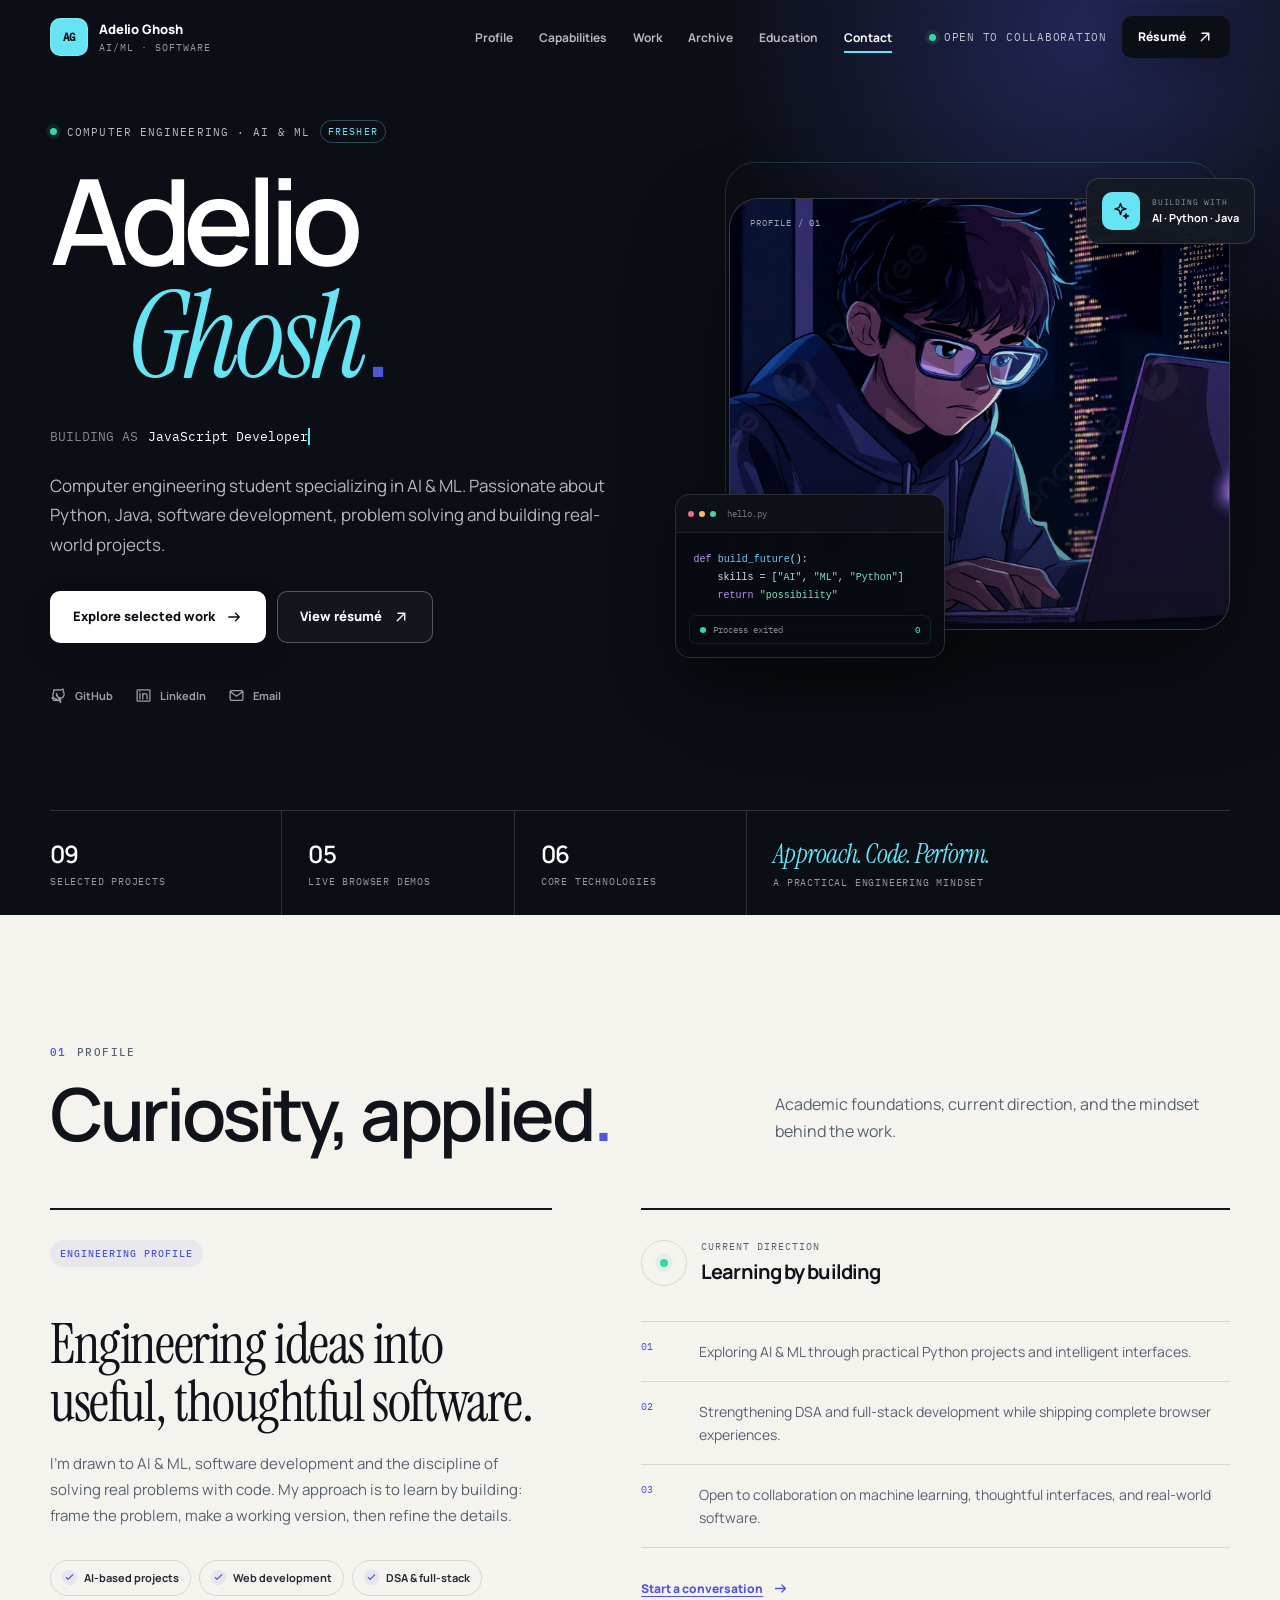
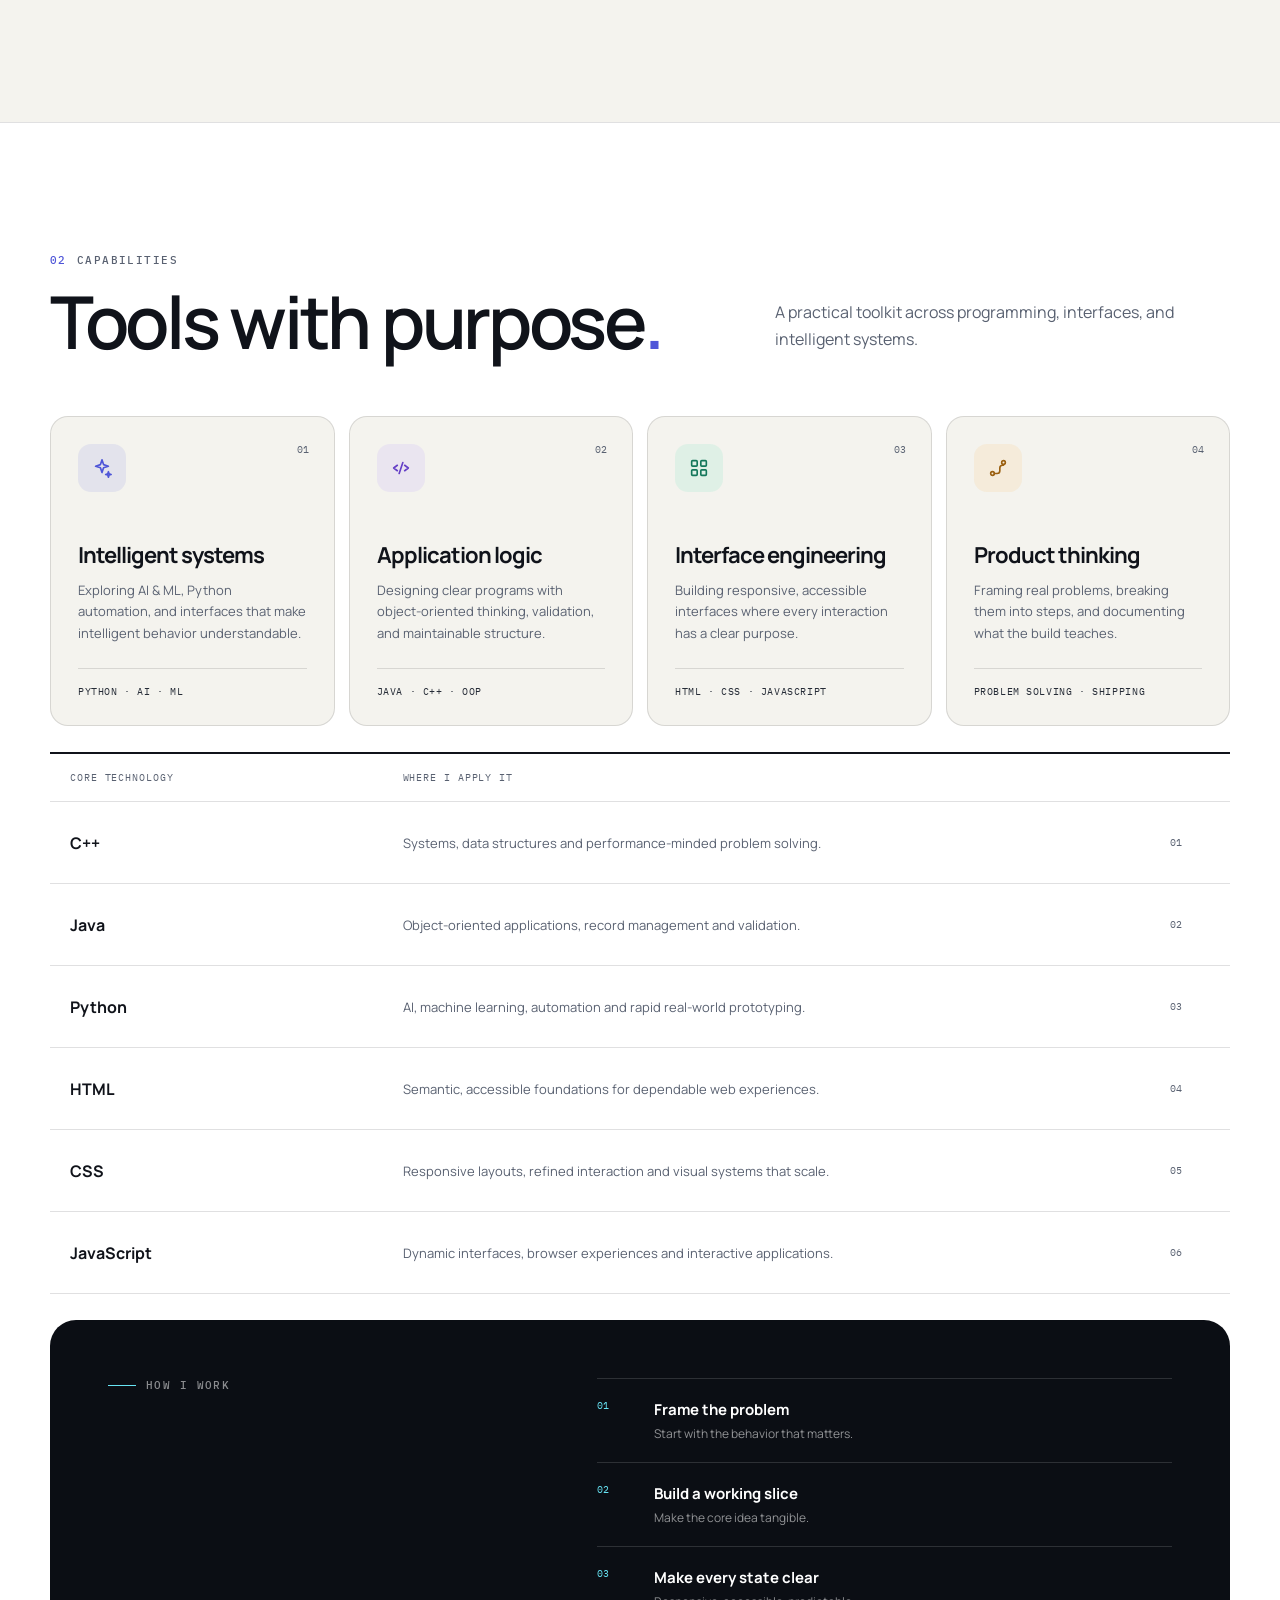
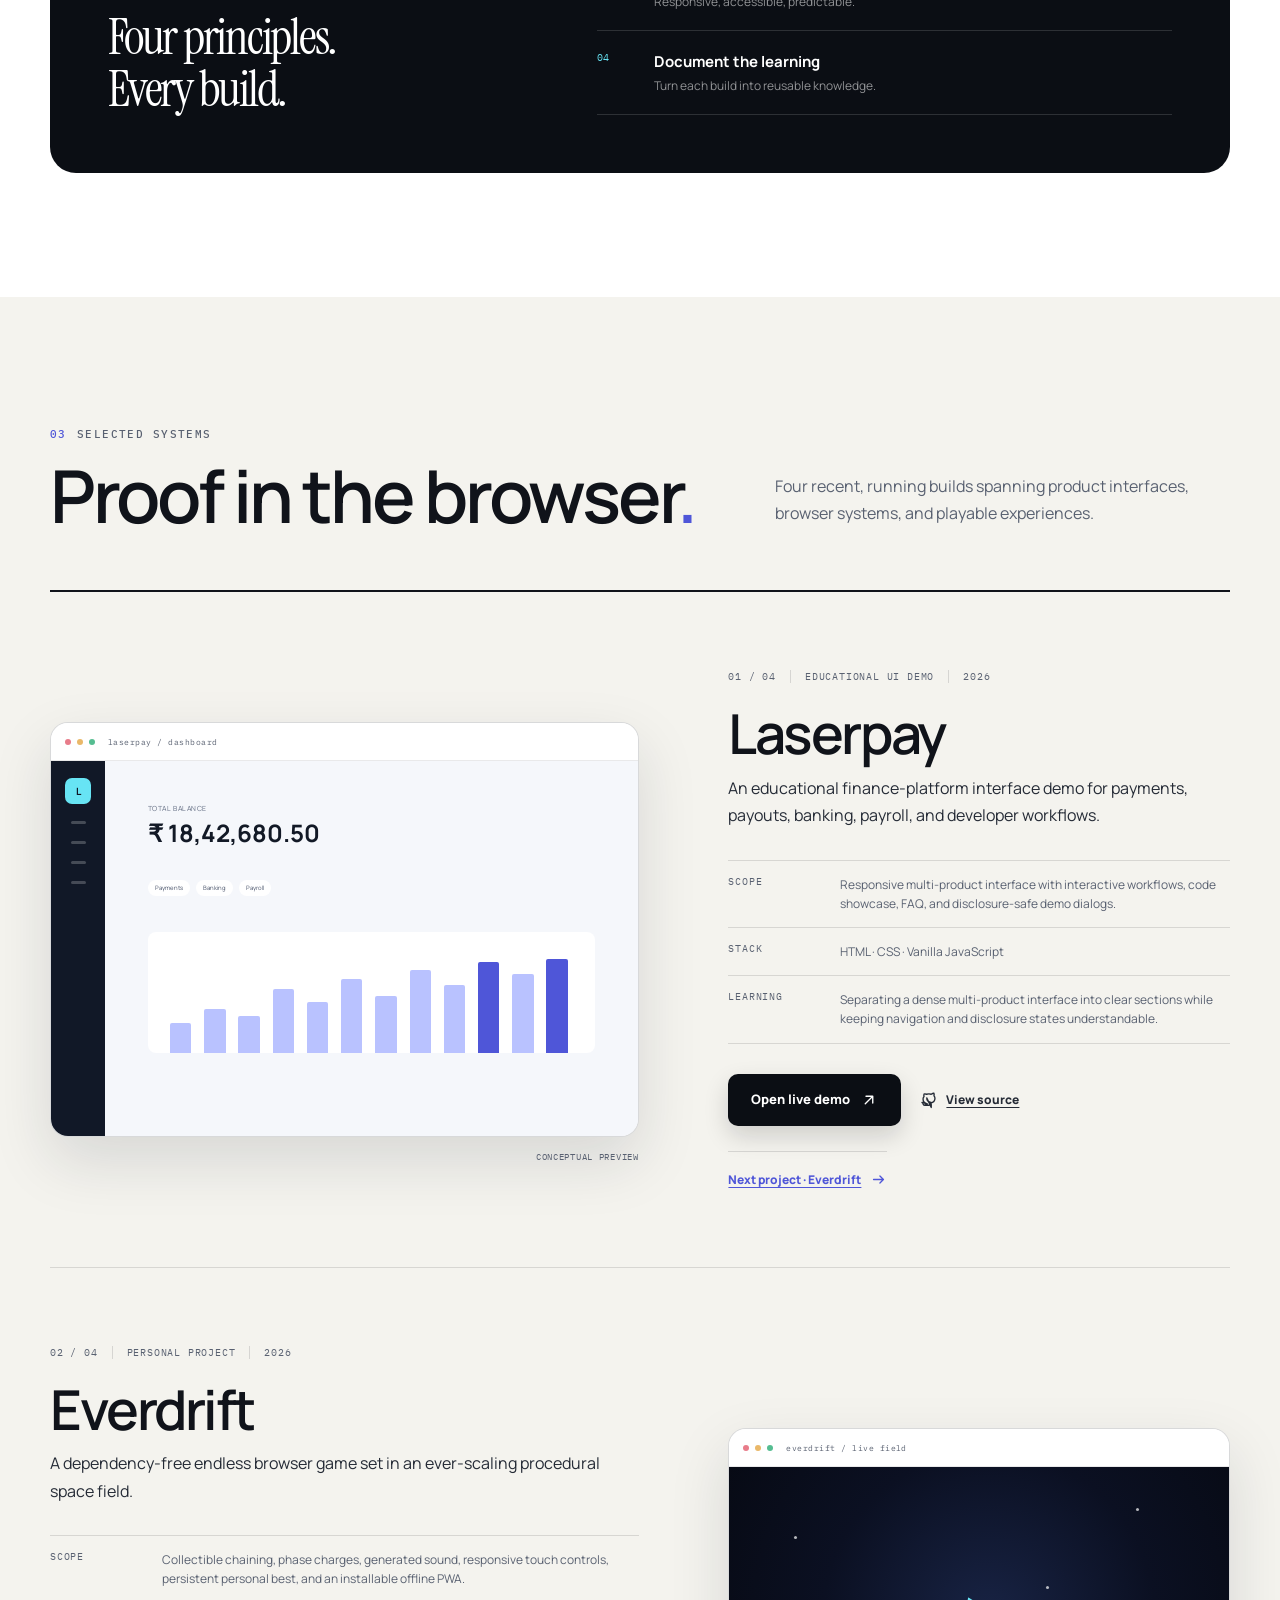
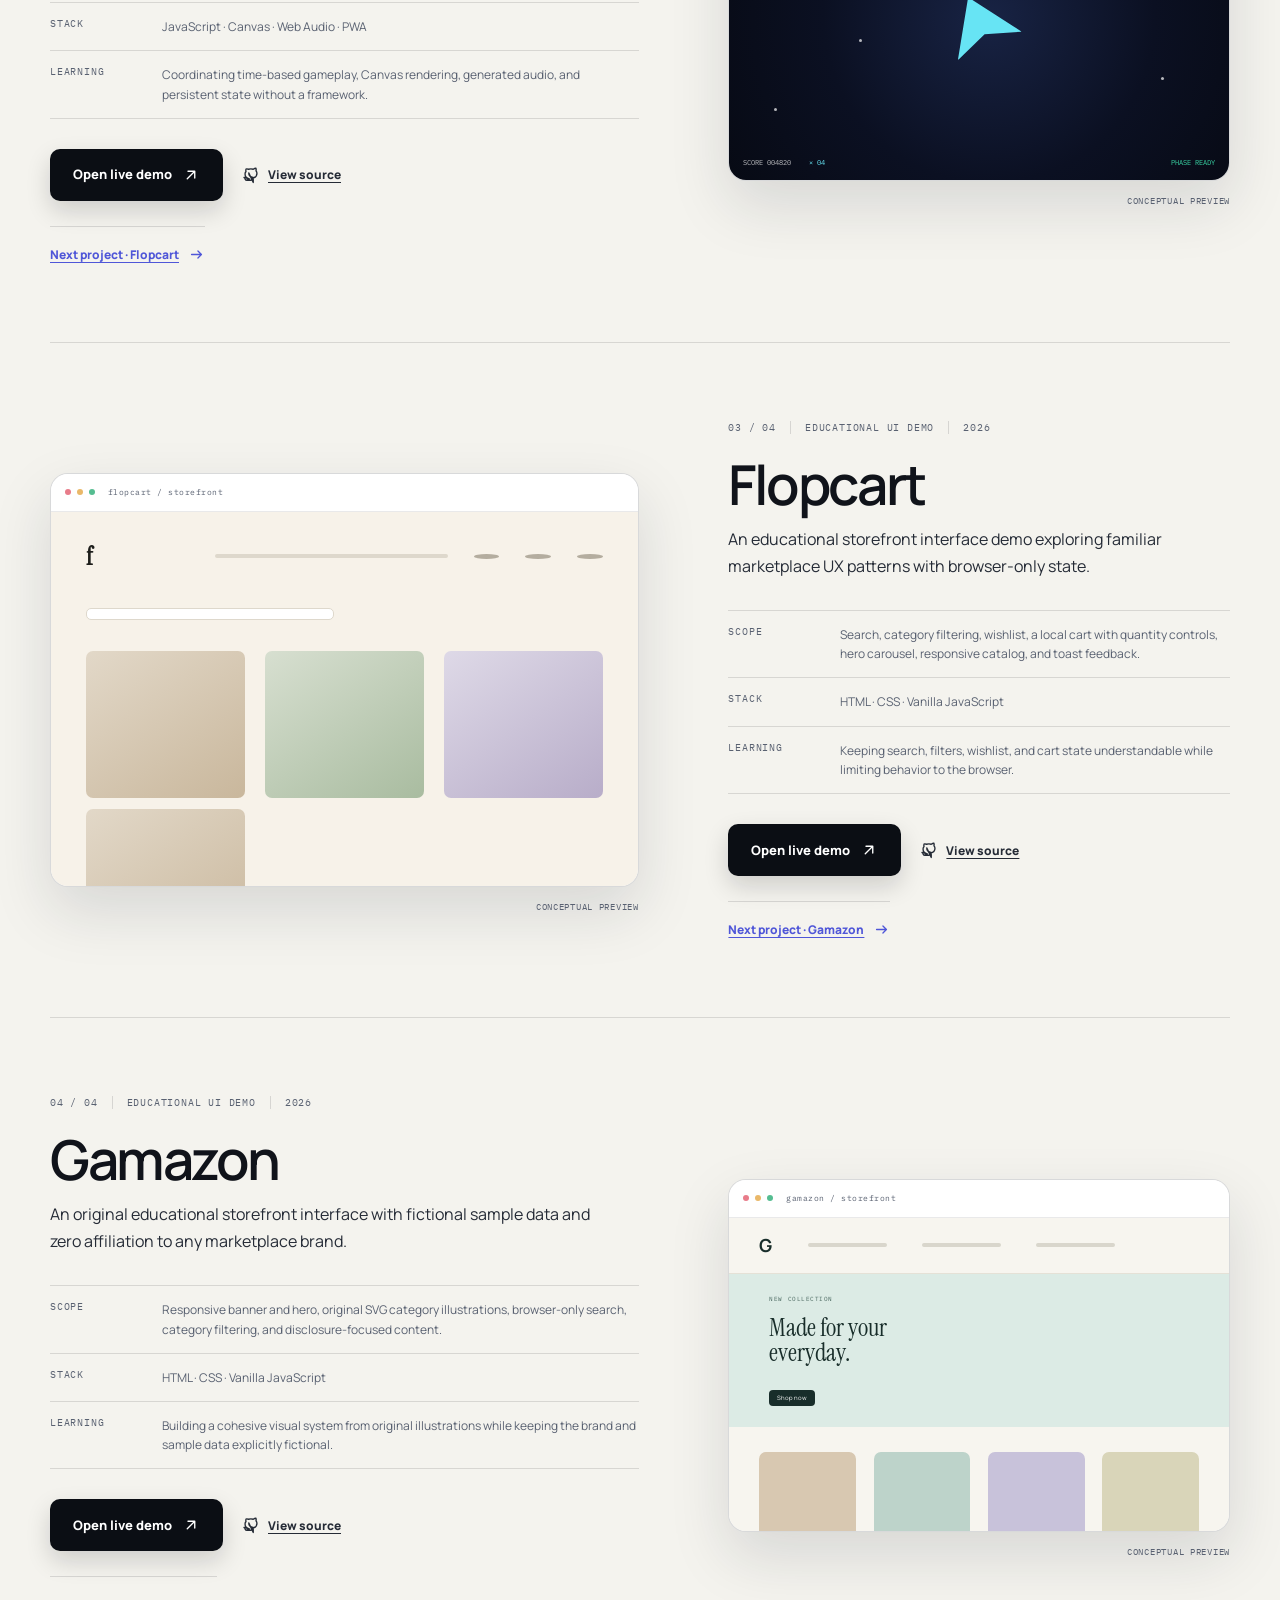
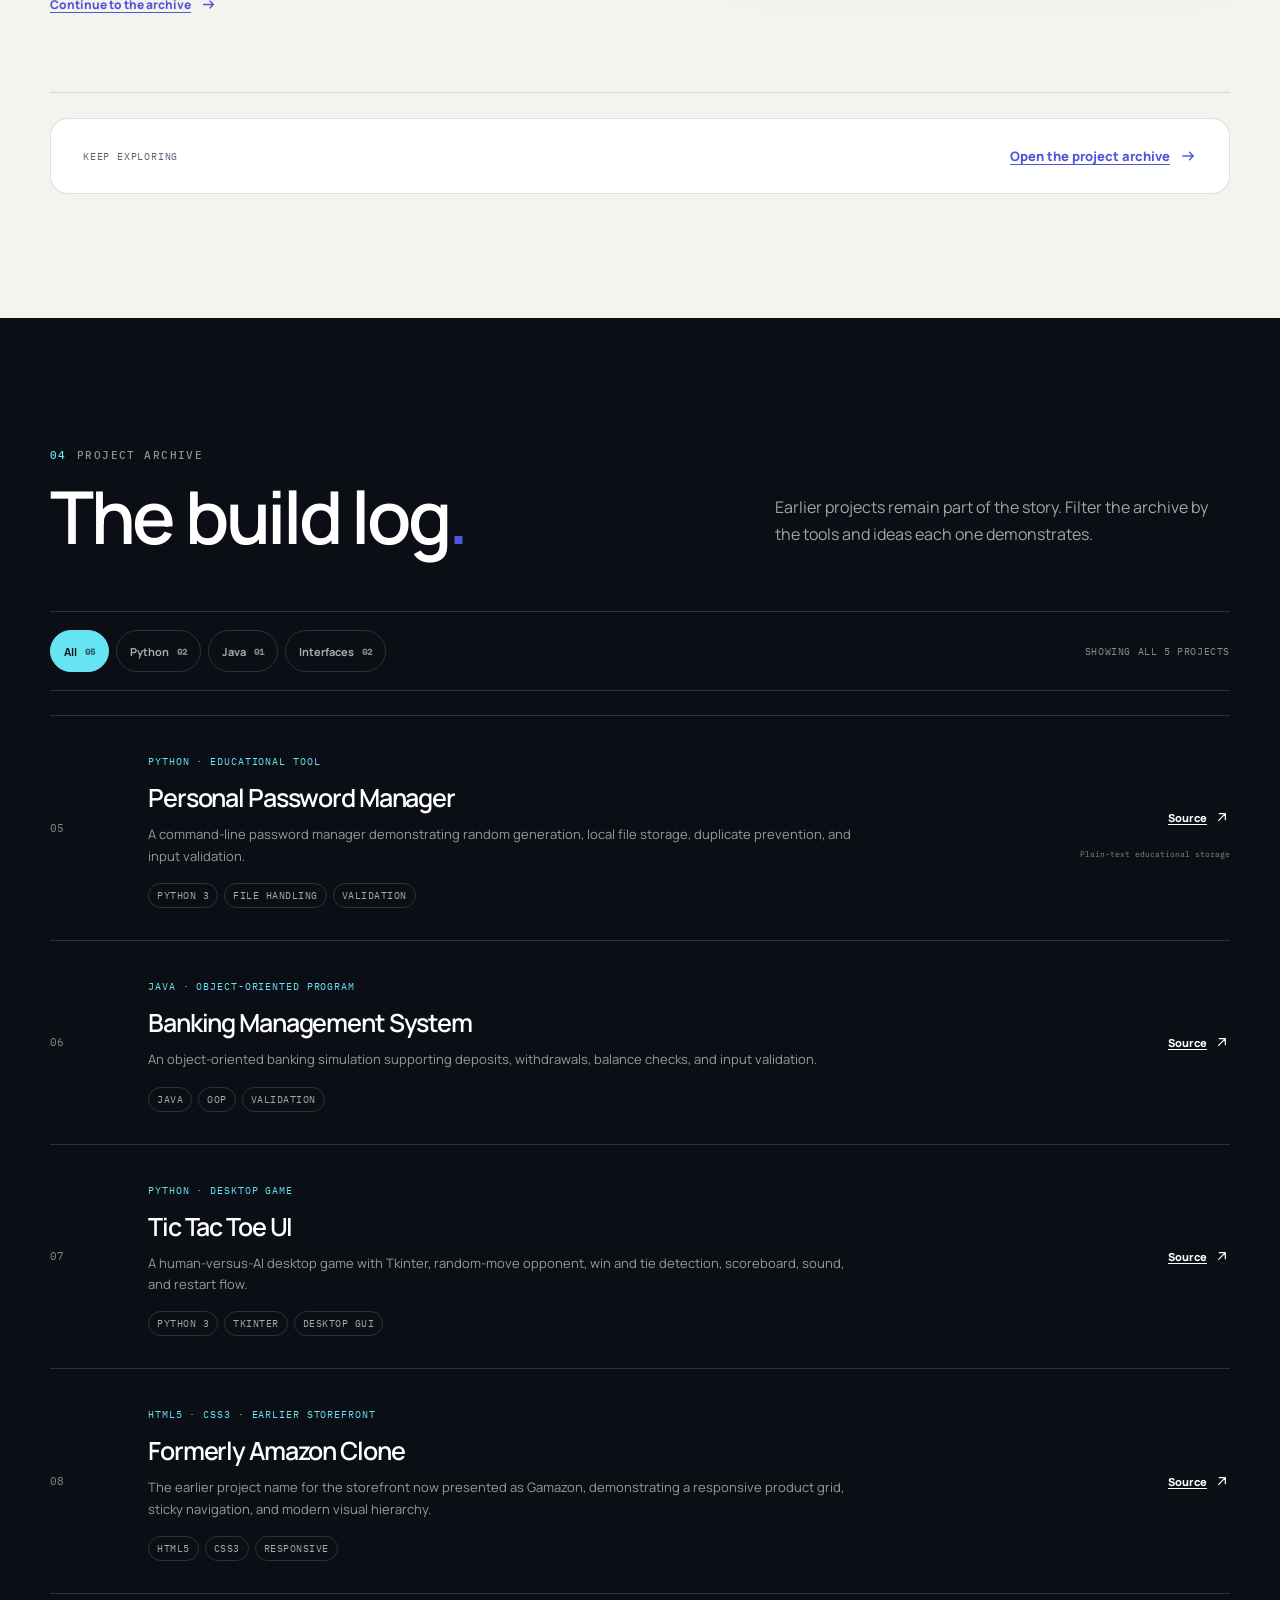
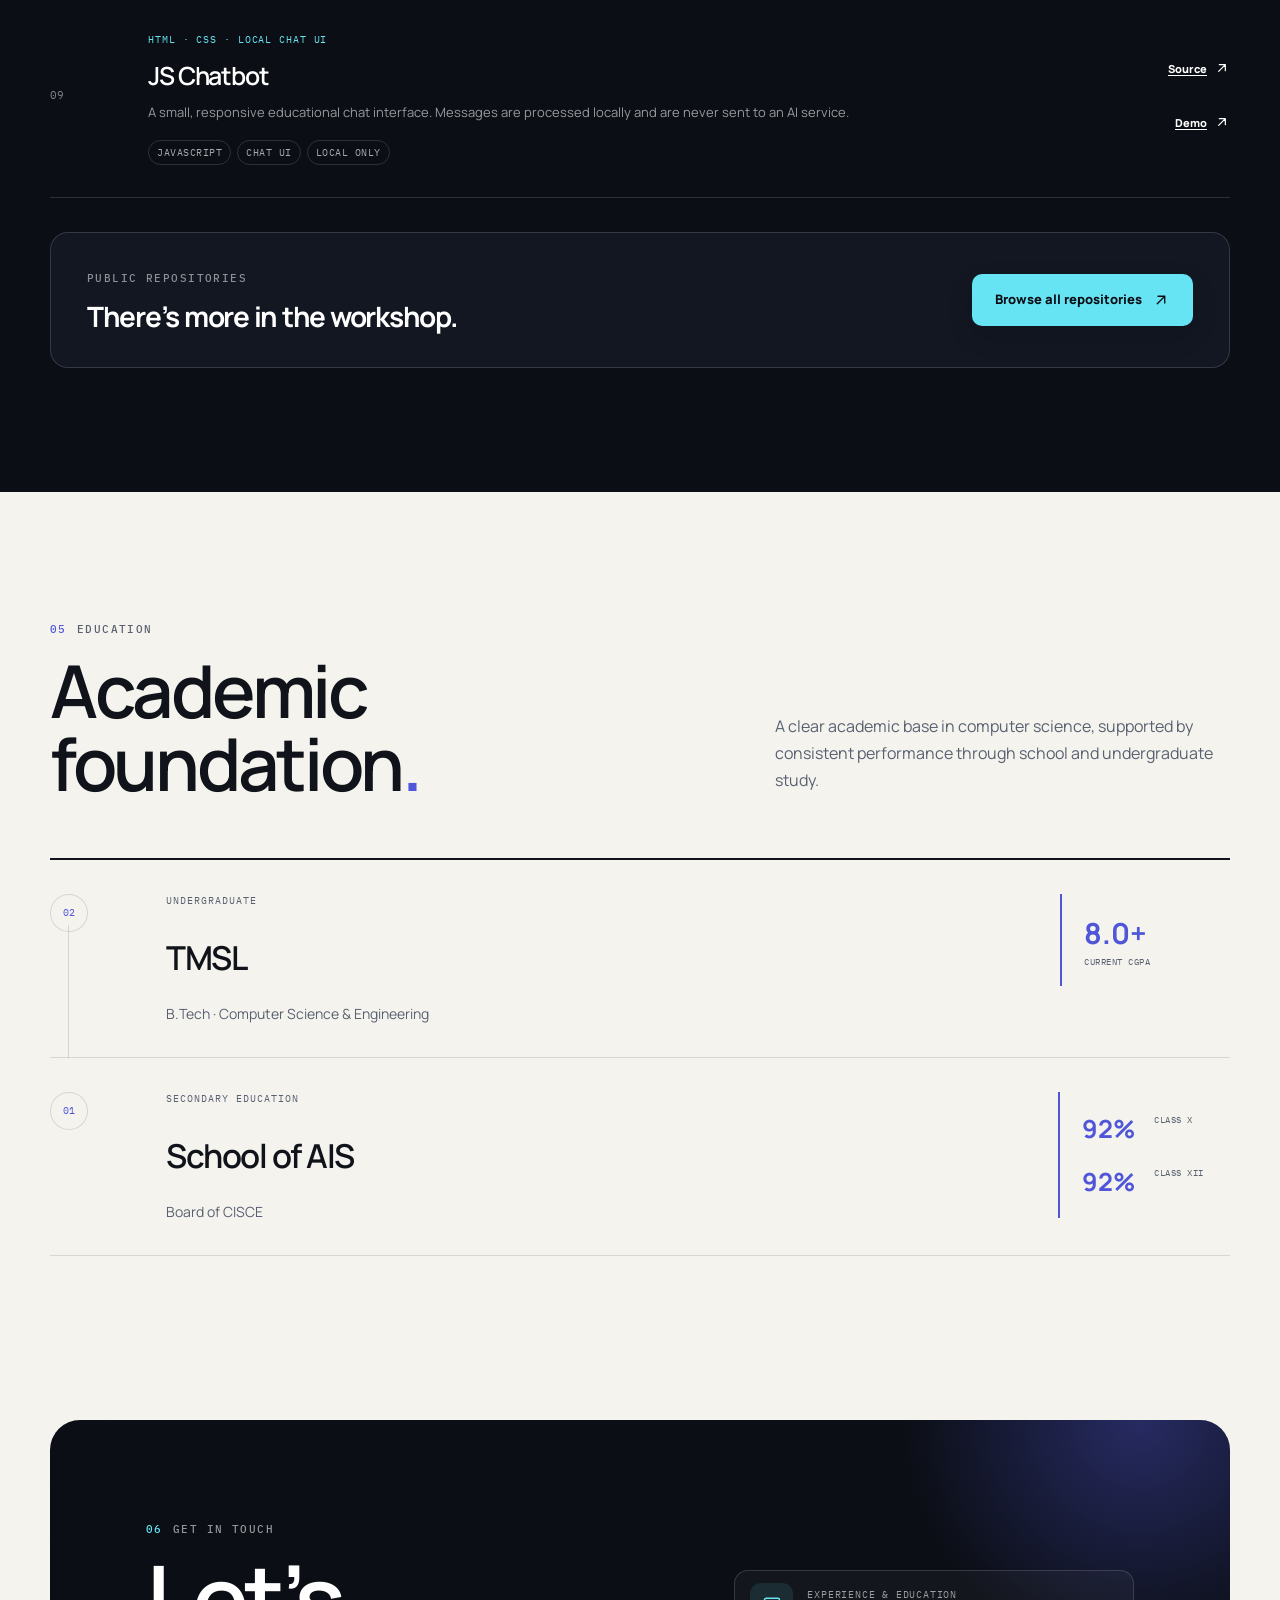
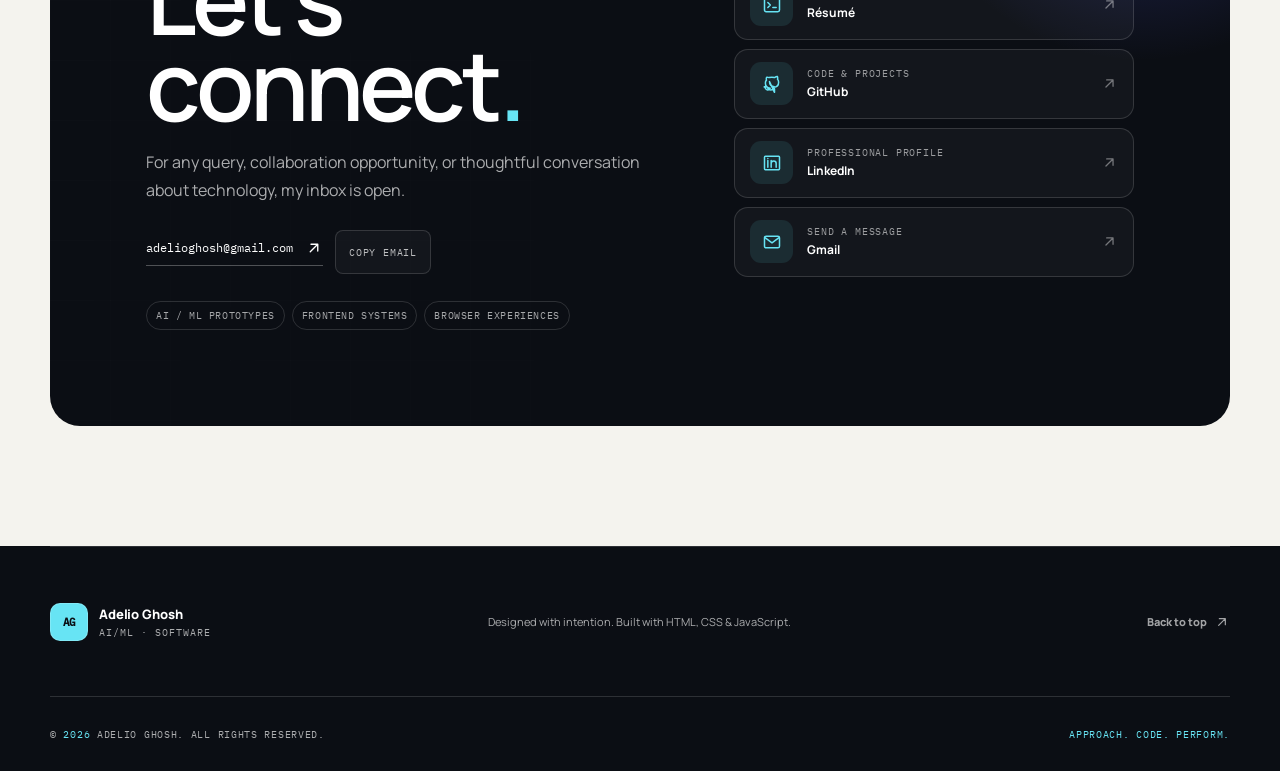
<file: index.html>
<!doctype html>
<html lang="en" class="no-js">
<head>
  <meta charset="utf-8">
  <meta name="viewport" content="width=device-width, initial-scale=1">
  <meta name="description" content="Adelio Ghosh is a B.Tech CSE student focused on AI/ML and software development, building practical projects with Python, Java, JavaScript, and web tools.">
  <meta name="author" content="Adelio Ghosh">
  <meta name="theme-color" content="#0b0e14">
  <meta name="color-scheme" content="light">
  <meta name="robots" content="index, follow">
  <link rel="canonical" href="https://developer-portfolio.adelioghosh.workers.dev/">

  <meta property="og:type" content="website">
  <meta property="og:site_name" content="Adelio Ghosh — Developer Portfolio">
  <meta property="og:locale" content="en_US">
  <meta property="og:title" content="Adelio Ghosh — AI/ML & Software Developer">
  <meta property="og:description" content="Computer engineering student focused on AI/ML and software development. Explore projects, source code, live demos, and résumé.">
  <meta property="og:url" content="https://developer-portfolio.adelioghosh.workers.dev/">
  <meta property="og:image" content="https://developer-portfolio.adelioghosh.workers.dev/image.webp">
  <meta property="og:image:type" content="image/webp">
  <meta property="og:image:width" content="1000">
  <meta property="og:image:height" content="596">
  <meta property="og:image:alt" content="Illustrated developer working at a laptop">
  <meta name="twitter:card" content="summary_large_image">
  <meta name="twitter:title" content="Adelio Ghosh — AI/ML & Software Developer">
  <meta name="twitter:description" content="Computer engineering student focused on AI/ML and software development. Explore projects, source code, live demos, and résumé.">
  <meta name="twitter:image" content="https://developer-portfolio.adelioghosh.workers.dev/image.webp">
  <meta name="twitter:image:alt" content="Illustrated developer working at a laptop">

  <title>Adelio Ghosh — AI/ML & Software Developer Portfolio</title>
  <link rel="icon" href="favicon.svg" type="image/svg+xml">
  <link rel="preload" href="fonts/manrope-latin.woff2" as="font" type="font/woff2" crossorigin>
  <link rel="stylesheet" href="fonts.css?v=20261127">
  <link rel="preload" href="image.webp" as="image" type="image/webp">
  <link rel="stylesheet" href="util.css?v=20261127">
  <script src="script.js?v=20261127" defer></script>

  <script type="application/ld+json">
    {
      "@context": "https://schema.org",
      "@type": "Person",
      "name": "Adelio Ghosh",
      "url": "https://developer-portfolio.adelioghosh.workers.dev/",
      "email": "mailto:adelioghosh@gmail.com",
      "jobTitle": "B.Tech CSE Student",
      "description": "Computer engineering student focused on AI/ML and software development, building practical projects with Python, Java, JavaScript, and responsive web interfaces.",
      "knowsAbout": ["Artificial Intelligence", "Machine Learning", "Python", "Java", "C++", "JavaScript", "HTML", "CSS", "Software Development", "Problem Solving"],
      "sameAs": [
        "https://github.com/genZadelio",
        "https://www.linkedin.com/in/adelio-ghosh-3a45263b5"
      ],
      "hasPart": [
        { "@type": "CreativeWork", "name": "Laserpay", "url": "https://github.com/genZadelio/laserpay" },
        { "@type": "CreativeWork", "name": "Everdrift", "url": "https://github.com/genZadelio/everdrift" },
        { "@type": "CreativeWork", "name": "Flopcart", "url": "https://github.com/genZadelio/flopcart" },
        { "@type": "CreativeWork", "name": "Gamazon", "url": "https://github.com/genZadelio/Gamazon" },
        { "@type": "CreativeWork", "name": "AI Tic Tac Toe", "url": "https://github.com/genZadelio/AI-Tic-Tac-Toe" },
        { "@type": "CreativeWork", "name": "Personal Password Manager", "url": "https://github.com/genZadelio/Personal-Password-Manager" },
        { "@type": "CreativeWork", "name": "Banking Management System", "url": "https://github.com/genZadelio/Banking-Management-System" },
        { "@type": "CreativeWork", "name": "JS Chatbot", "url": "https://github.com/genZadelio/JS-Chatbot" }
      ]
    }
  </script>
</head>
<body>
  <a class="skip-link" href="#main-content">Skip to content</a>

  <svg class="svg-sprite" aria-hidden="true">
    <symbol id="icon-arrow-up-right" viewBox="0 0 24 24"><path d="M7 17 17 7M8 7h9v9"/></symbol>
    <symbol id="icon-arrow-right" viewBox="0 0 24 24"><path d="M5 12h14m-5-5 5 5-5 5"/></symbol>
    <symbol id="icon-chevron" viewBox="0 0 24 24"><path d="m7 9 5 5 5-5"/></symbol>
    <symbol id="icon-menu" viewBox="0 0 24 24"><path d="M4 7h16M4 12h16M4 17h16"/></symbol>
    <symbol id="icon-close" viewBox="0 0 24 24"><path d="m6 6 12 12M18 6 6 18"/></symbol>
    <symbol id="icon-github" viewBox="0 0 24 24"><path d="M15 22v-3.9c.03-1-.37-1.69-.86-2.05 2.83-.32 5.8-1.39 5.8-6.27 0-1.39-.5-2.52-1.31-3.41.13-.32.57-1.61-.12-3.36 0 0-1.07-.34-3.51 1.3a12.1 12.1 0 0 0-6.37 0C6.56 3.66 5.49 4 5.49 4c-.69 1.75-.25 3.04-.12 3.36A4.81 4.81 0 0 0 4.06 10.8c0 4.87 2.96 5.94 5.78 6.27-.36.31-.68.86-.79 1.65-1.04.47-3.68 1.36-4.98-1.56-.11-.25-.46-1.61-1.02-1.65-.35-.01-.7-.05-.09-.33 2.8-.36 3.67 1.36 3.67 1.36 2.06 3.46 5.38 2.46 6.69 1.88.21-1.46.8-2.46 1.46-3.03-2.83-.32-5.8-1.39-5.8-6.27Z"/></symbol>
    <symbol id="icon-linkedin" viewBox="0 0 24 24"><path d="M7 9v8M7 6.5v.01M11 17v-4.5a3 3 0 0 1 6 0V17M11 9v8M4 4h16a1 1 0 0 1 1 1v14a1 1 0 0 1-1 1H4a1 1 0 0 1-1-1V5a1 1 0 0 1 1-1Z"/></symbol>
    <symbol id="icon-mail" viewBox="0 0 24 24"><rect x="3" y="5" width="18" height="14" rx="2"/><path d="m4 7 8 6 8-6"/></symbol>
    <symbol id="icon-code" viewBox="0 0 24 24"><path d="m8 9-4 3 4 3m8-6 4 3-4 3m-2-9-4 12"/></symbol>
    <symbol id="icon-spark" viewBox="0 0 24 24"><path d="m12 3 1.7 5.3L19 10l-5.3 1.7L12 17l-1.7-5.3L5 10l5.3-1.7L12 3Z"/><path d="m19 16 .7 2.3L22 19l-2.3.7L19 22l-.7-2.3L16 19l2.3-.7L19 16Z"/></symbol>
    <symbol id="icon-terminal" viewBox="0 0 24 24"><rect x="3" y="4" width="18" height="16" rx="2"/><path d="m7 9 3 3-3 3m6 0h4"/></symbol>
    <symbol id="icon-download" viewBox="0 0 24 24"><path d="M12 3v12m-5-5 5 5 5-5M5 21h14"/></symbol>
    <symbol id="icon-check" viewBox="0 0 24 24"><path d="m5 12 4 4L19 6"/></symbol>
    <symbol id="icon-grid" viewBox="0 0 24 24"><rect x="4" y="4" width="6" height="6" rx="1"/><rect x="14" y="4" width="6" height="6" rx="1"/><rect x="4" y="14" width="6" height="6" rx="1"/><rect x="14" y="14" width="6" height="6" rx="1"/></symbol>
    <symbol id="icon-layers" viewBox="0 0 24 24"><path d="m12 3 9 5-9 5-9-5 9-5Z"/><path d="m3 12 9 5 9-5M3 16l9 5 9-5"/></symbol>
    <symbol id="icon-compass" viewBox="0 0 24 24"><circle cx="12" cy="12" r="9"/><path d="m15 9-2 4-4 2 2-4 4-2Z"/></symbol>
    <symbol id="icon-route" viewBox="0 0 24 24"><circle cx="6" cy="18" r="2"/><circle cx="18" cy="6" r="2"/><path d="M8 18h3a3 3 0 0 0 3-3v-3a3 3 0 0 1 3-3h1"/></symbol>
  </svg>

  <div class="scroll-progress" aria-hidden="true"><span id="scrollProgress"></span></div>

  <header class="site-header" id="siteHeader">
    <div class="container nav-shell">
      <a class="brand" href="#home">
        <span class="brand__mark" aria-hidden="true"><span>AG</span></span>
        <span class="brand__copy"><strong>Adelio Ghosh</strong><small>AI/ML · Software</small></span>
      </a>

      <nav class="desktop-nav" aria-label="Primary navigation">
        <a href="#about" data-section-link="about">Profile</a>
        <a href="#skills" data-section-link="skills">Capabilities</a>
        <a href="#projects" data-section-link="projects">Work</a>
        <a href="#archive" data-section-link="archive">Archive</a>
        <a href="#education" data-section-link="education">Education</a>
        <a href="#contact" data-section-link="contact">Contact</a>
      </nav>

      <div class="nav-actions">
        <a class="nav-status" href="#contact"><i aria-hidden="true"></i> Open to collaboration</a>
        <a class="button button--small button--dark" href="resume.html" target="_blank" rel="noopener" aria-label="View résumé (opens in a new tab)">
          Résumé <svg aria-hidden="true" focusable="false"><use href="#icon-arrow-up-right"/></svg>
        </a>
        <button class="menu-toggle" type="button" aria-label="Open navigation" aria-expanded="false" aria-controls="mobileMenu">
          <svg aria-hidden="true" focusable="false"><use href="#icon-menu"/></svg>
        </button>
      </div>
    </div>

    <dialog class="mobile-menu" id="mobileMenu" aria-labelledby="mobileMenuTitle">
      <button class="mobile-menu__close" type="button" aria-label="Close navigation"><svg aria-hidden="true" focusable="false"><use href="#icon-close"/></svg></button>
      <div class="mobile-menu__inner">
        <h2 class="eyebrow" id="mobileMenuTitle">Navigation</h2>
        <nav aria-label="Mobile navigation">
          <a href="#about" data-section-link="about"><span>01</span> Profile</a>
          <a href="#skills" data-section-link="skills"><span>02</span> Capabilities</a>
          <a href="#projects" data-section-link="projects"><span>03</span> Selected work</a>
          <a href="#archive" data-section-link="archive"><span>04</span> Project archive</a>
          <a href="#education" data-section-link="education"><span>05</span> Education</a>
          <a href="#contact" data-section-link="contact"><span>06</span> Contact</a>
        </nav>
        <a class="button button--dark button--full" href="resume.html" target="_blank" rel="noopener" aria-label="View résumé (opens in a new tab)">View résumé <svg aria-hidden="true" focusable="false"><use href="#icon-arrow-up-right"/></svg></a>
      </div>
    </dialog>
  </header>

  <main id="main-content" tabindex="-1">
    <section class="hero" id="home" tabindex="-1" aria-labelledby="heroTitle">
      <div class="hero__grid" aria-hidden="true"></div>
      <div class="hero__glow hero__glow--one" aria-hidden="true"></div>
      <div class="hero__glow hero__glow--two" aria-hidden="true"></div>

      <div class="container hero__inner">
        <div class="hero__content">
          <div class="hero__eyebrow hero-enter">
            <span class="status-dot" aria-hidden="true"></span>
            <span>Computer Engineering · AI & ML</span>
            <span class="hero__status">Fresher</span>
          </div>

          <h1 class="hero__title hero-enter" id="heroTitle">
            <span>Adelio</span>
            <span class="hero__title-accent">Ghosh<i>.</i></span>
          </h1>

          <div class="hero__role hero-enter" role="group" aria-label="Areas of practice">
            <span class="hero__role-prefix">BUILDING AS</span>
            <span class="hero__role-value" id="typing" aria-hidden="true">Python Developer</span>
            <span class="typing-caret" aria-hidden="true"></span>
            <span class="sr-only">Python Developer, JavaScript Developer, AI and machine learning learner, and Frontend Developer.</span>
          </div>

          <p class="hero__summary hero-enter">
            Computer engineering student specializing in AI & ML. Passionate about Python, Java,
            software development, problem solving and building real-world projects.
          </p>

          <div class="hero__actions hero-enter">
            <a class="button button--light" href="#projects">
              Explore selected work <svg aria-hidden="true" focusable="false"><use href="#icon-arrow-right"/></svg>
            </a>
            <a class="button button--outline-light" href="resume.html" target="_blank" rel="noopener" aria-label="View résumé (opens in a new tab)">
              View résumé <svg aria-hidden="true" focusable="false"><use href="#icon-arrow-up-right"/></svg>
            </a>
          </div>

          <nav class="hero__socials hero-enter" aria-label="Social links">
            <a href="https://github.com/genZadelio" target="_blank" rel="noopener noreferrer" aria-label="GitHub profile (opens in a new tab)"><svg aria-hidden="true" focusable="false"><use href="#icon-github"/></svg><span>GitHub</span></a>
            <a href="https://www.linkedin.com/in/adelio-ghosh-3a45263b5" target="_blank" rel="noopener noreferrer" aria-label="LinkedIn profile (opens in a new tab)"><svg aria-hidden="true" focusable="false"><use href="#icon-linkedin"/></svg><span>LinkedIn</span></a>
            <a href="mailto:adelioghosh@gmail.com"><svg aria-hidden="true" focusable="false"><use href="#icon-mail"/></svg><span>Email</span></a>
          </nav>
        </div>

        <div class="hero__visual hero-enter" role="group" aria-label="Developer workspace illustration">
          <div class="portrait-frame">
            <div class="portrait-frame__label" aria-hidden="true"><span>PROFILE / 01</span><span>ADELIO.GHOSH</span></div>
            <picture>
              <source srcset="image.webp" type="image/webp">
              <img src="image.png" width="1200" height="715" alt="Illustrated developer working at a laptop" fetchpriority="high" decoding="async">
            </picture>
            <div class="portrait-frame__wash" aria-hidden="true"></div>
          </div>

          <div class="floating-card floating-card--status">
            <span class="floating-card__icon"><svg aria-hidden="true" focusable="false"><use href="#icon-spark"/></svg></span>
            <span><small>BUILDING WITH</small><strong>AI · Python · Java</strong></span>
          </div>

          <div class="code-card" aria-hidden="true">
            <div class="code-card__top"><span></span><span></span><span></span><small>hello.py</small></div>
            <pre><code><span class="code-purple">def</span> <span class="code-blue">build_future</span>():
    skills = [<span class="code-green">"AI"</span>, <span class="code-green">"ML"</span>, <span class="code-green">"Python"</span>]
    <span class="code-purple">return</span> <span class="code-green">"possibility"</span></code></pre>
            <div class="code-card__result"><i></i> Process exited <b>0</b></div>
          </div>
        </div>
      </div>

      <div class="container hero__facts">
        <a class="hero-fact reveal" href="#projects">
          <span class="hero-fact__value">09</span>
          <span class="hero-fact__label">Selected projects</span>
        </a>
        <a class="hero-fact reveal" href="#projects">
          <span class="hero-fact__value">05</span>
          <span class="hero-fact__label">Live browser demos</span>
        </a>
        <a class="hero-fact reveal" href="#skills">
          <span class="hero-fact__value">06</span>
          <span class="hero-fact__label">Core technologies</span>
        </a>
        <div class="hero-fact hero-fact--note reveal">
          <span class="hero-fact__value">Approach. Code. Perform.</span>
          <span class="hero-fact__label">A practical engineering mindset</span>
        </div>
      </div>
    </section>

    <section class="section about" id="about" tabindex="-1" aria-labelledby="aboutTitle">
      <div class="container">
        <div class="section-heading section-heading--split reveal">
          <div>
            <span class="eyebrow"><span>01</span> Profile</span>
            <h2 id="aboutTitle">Curiosity, applied<span class="heading-dot">.</span></h2>
          </div>
          <p>Academic foundations, current direction, and the mindset behind the work.</p>
        </div>

        <div class="about-grid">
          <div class="about-intro reveal">
            <span class="about-intro__label">Engineering profile</span>
            <p class="about-intro__statement">Engineering ideas into useful, thoughtful software.</p>
            <p class="about-intro__copy">
              I’m drawn to AI & ML, software development and the discipline of solving real problems with code.
              My approach is to learn by building: frame the problem, make a working version, then refine the details.
            </p>
            <ul class="focus-list" aria-label="Current focus">
              <li><svg aria-hidden="true" focusable="false"><use href="#icon-check"/></svg> AI-based projects</li>
              <li><svg aria-hidden="true" focusable="false"><use href="#icon-check"/></svg> Web development</li>
              <li><svg aria-hidden="true" focusable="false"><use href="#icon-check"/></svg> DSA & full-stack</li>
            </ul>
          </div>

          <section class="about-direction reveal" aria-labelledby="directionTitle">
            <div class="about-direction__head">
              <span class="about-direction__pulse" aria-hidden="true"><i></i></span>
              <div><small>CURRENT DIRECTION</small><h3 id="directionTitle">Learning by building</h3></div>
            </div>
            <div class="about-direction__body">
              <div><span>01</span><p>Exploring AI & ML through practical Python projects and intelligent interfaces.</p></div>
              <div><span>02</span><p>Strengthening DSA and full-stack development while shipping complete browser experiences.</p></div>
              <div><span>03</span><p>Open to collaboration on machine learning, thoughtful interfaces, and real-world software.</p></div>
            </div>
            <a class="text-link" href="#contact">Start a conversation <svg aria-hidden="true" focusable="false"><use href="#icon-arrow-right"/></svg></a>
          </section>
        </div>
      </div>
    </section>

    <section class="section capabilities" id="skills" tabindex="-1" aria-labelledby="skillsTitle">
      <div class="container">
        <div class="section-heading section-heading--split reveal">
          <div>
            <span class="eyebrow"><span>02</span> Capabilities</span>
            <h2 id="skillsTitle">Tools with purpose<span class="heading-dot">.</span></h2>
          </div>
          <p>A practical toolkit across programming, interfaces, and intelligent systems.</p>
        </div>

        <div class="capability-grid">
          <article class="capability-card reveal">
            <span class="capability-card__icon"><svg aria-hidden="true" focusable="false"><use href="#icon-spark"/></svg></span>
            <span class="capability-card__index">01</span>
            <h3>Intelligent systems</h3>
            <p>Exploring AI & ML, Python automation, and interfaces that make intelligent behavior understandable.</p>
            <span class="capability-card__stack">Python · AI · ML</span>
          </article>
          <article class="capability-card reveal">
            <span class="capability-card__icon capability-card__icon--violet"><svg aria-hidden="true" focusable="false"><use href="#icon-code"/></svg></span>
            <span class="capability-card__index">02</span>
            <h3>Application logic</h3>
            <p>Designing clear programs with object-oriented thinking, validation, and maintainable structure.</p>
            <span class="capability-card__stack">Java · C++ · OOP</span>
          </article>
          <article class="capability-card reveal">
            <span class="capability-card__icon capability-card__icon--mint"><svg aria-hidden="true" focusable="false"><use href="#icon-grid"/></svg></span>
            <span class="capability-card__index">03</span>
            <h3>Interface engineering</h3>
            <p>Building responsive, accessible interfaces where every interaction has a clear purpose.</p>
            <span class="capability-card__stack">HTML · CSS · JavaScript</span>
          </article>
          <article class="capability-card reveal">
            <span class="capability-card__icon capability-card__icon--amber"><svg aria-hidden="true" focusable="false"><use href="#icon-route"/></svg></span>
            <span class="capability-card__index">04</span>
            <h3>Product thinking</h3>
            <p>Framing real problems, breaking them into steps, and documenting what the build teaches.</p>
            <span class="capability-card__stack">Problem solving · Shipping</span>
          </article>
        </div>

        <div class="tech-matrix reveal" role="group" aria-label="Technology stack">
          <div class="tech-matrix__head"><span>Core technology</span><span>Where I apply it</span></div>
          <div class="tech-row"><strong>C++</strong><p>Systems, data structures and performance-minded problem solving.</p><span>01</span></div>
          <div class="tech-row"><strong>Java</strong><p>Object-oriented applications, record management and validation.</p><span>02</span></div>
          <div class="tech-row"><strong>Python</strong><p>AI, machine learning, automation and rapid real-world prototyping.</p><span>03</span></div>
          <div class="tech-row"><strong>HTML</strong><p>Semantic, accessible foundations for dependable web experiences.</p><span>04</span></div>
          <div class="tech-row"><strong>CSS</strong><p>Responsive layouts, refined interaction and visual systems that scale.</p><span>05</span></div>
          <div class="tech-row"><strong>JavaScript</strong><p>Dynamic interfaces, browser experiences and interactive applications.</p><span>06</span></div>
        </div>

        <div class="principles reveal" role="group" aria-labelledby="principlesTitle">
          <div class="principles__intro"><span class="eyebrow">HOW I WORK</span><h3 id="principlesTitle">Four principles.<br>Every build.</h3></div>
          <ol>
            <li><span>01</span><div><strong>Frame the problem</strong><small>Start with the behavior that matters.</small></div></li>
            <li><span>02</span><div><strong>Build a working slice</strong><small>Make the core idea tangible.</small></div></li>
            <li><span>03</span><div><strong>Make every state clear</strong><small>Responsive, accessible, predictable.</small></div></li>
            <li><span>04</span><div><strong>Document the learning</strong><small>Turn each build into reusable knowledge.</small></div></li>
          </ol>
        </div>
      </div>
    </section>

    <section class="section work" id="projects" tabindex="-1" aria-labelledby="workTitle">
      <div class="container">
        <div class="section-heading section-heading--split reveal">
          <div>
            <span class="eyebrow"><span>03</span> Selected systems</span>
            <h2 id="workTitle">Proof in the browser<span class="heading-dot">.</span></h2>
          </div>
          <p>Four recent, running builds spanning product interfaces, browser systems, and playable experiences.</p>
        </div>
      </div>

      <div class="container work-list">
        <article class="work-case reveal" id="laserpay" data-work-case="laserpay" tabindex="-1" aria-labelledby="laserpayTitle">
          <div class="work-case__visual">
            <span class="visual-note">Conceptual preview</span>
            <div class="case-window case-window--laserpay" aria-hidden="true">
              <div class="case-window__top"><span></span><span></span><span></span><small>laserpay / dashboard</small></div>
              <div class="laserpay-ui">
                <aside><b>L</b><i></i><i></i><i></i><i></i></aside>
                <div class="laserpay-ui__main">
                  <small>TOTAL BALANCE</small><strong>₹ 18,42,680.50</strong>
                  <div class="laserpay-ui__chips"><span>Payments</span><span>Banking</span><span>Payroll</span></div>
                  <div class="laserpay-ui__chart"><i></i><i></i><i></i><i></i><i></i><i></i><i></i><i></i><i></i><i></i><i></i><i></i></div>
                </div>
              </div>
            </div>
          </div>
          <div class="work-case__copy">
            <div class="case-meta"><span>01 / 04</span><span>EDUCATIONAL UI DEMO</span><span>2026</span></div>
            <h3 id="laserpayTitle">Laserpay</h3>
            <p class="case-lead">An educational finance-platform interface demo for payments, payouts, banking, payroll, and developer workflows.</p>
            <dl class="case-details">
              <div><dt>Scope</dt><dd>Responsive multi-product interface with interactive workflows, code showcase, FAQ, and disclosure-safe demo dialogs.</dd></div>
              <div><dt>Stack</dt><dd>HTML · CSS · Vanilla JavaScript</dd></div>
              <div><dt>Learning</dt><dd>Separating a dense multi-product interface into clear sections while keeping navigation and disclosure states understandable.</dd></div>
            </dl>
            <div class="case-actions">
              <a class="button button--dark" href="https://laserpay-adelio.netlify.app/" target="_blank" rel="noopener noreferrer" aria-label="Open live demo — Laserpay (opens in a new tab)">Open live demo <svg aria-hidden="true" focusable="false"><use href="#icon-arrow-up-right"/></svg></a>
              <a class="case-source" href="https://github.com/genZadelio/laserpay" target="_blank" rel="noopener noreferrer" aria-label="View source — Laserpay on GitHub (opens in a new tab)"><svg aria-hidden="true" focusable="false"><use href="#icon-github"/></svg> View source</a>
            </div>
            <a class="case-next" href="#everdrift">Next project · Everdrift <svg aria-hidden="true" focusable="false"><use href="#icon-arrow-right"/></svg></a>
          </div>
        </article>

        <article class="work-case work-case--reverse reveal" id="everdrift" data-work-case="everdrift" tabindex="-1" aria-labelledby="everdriftTitle">
          <div class="work-case__visual">
            <span class="visual-note">Conceptual preview</span>
            <div class="case-window case-window--everdrift" aria-hidden="true">
              <div class="case-window__top"><span></span><span></span><span></span><small>everdrift / live field</small></div>
              <div class="everdrift-ui">
                <i class="star star--1"></i><i class="star star--2"></i><i class="star star--3"></i><i class="star star--4"></i><i class="star star--5"></i><i class="star star--6"></i>
                <div class="everdrift-ui__ship"></div>
                <div class="everdrift-ui__hud"><span>SCORE 004820</span><span>× 04</span><small>PHASE READY</small></div>
              </div>
            </div>
          </div>
          <div class="work-case__copy">
            <div class="case-meta"><span>02 / 04</span><span>PERSONAL PROJECT</span><span>2026</span></div>
            <h3 id="everdriftTitle">Everdrift</h3>
            <p class="case-lead">A dependency-free endless browser game set in an ever-scaling procedural space field.</p>
            <dl class="case-details">
              <div><dt>Scope</dt><dd>Collectible chaining, phase charges, generated sound, responsive touch controls, persistent personal best, and an installable offline PWA.</dd></div>
              <div><dt>Stack</dt><dd>JavaScript · Canvas · Web Audio · PWA</dd></div>
              <div><dt>Learning</dt><dd>Coordinating time-based gameplay, Canvas rendering, generated audio, and persistent state without a framework.</dd></div>
            </dl>
            <div class="case-actions">
              <a class="button button--dark" href="https://everdrift.netlify.app/" target="_blank" rel="noopener noreferrer" aria-label="Open live demo — Everdrift (opens in a new tab)">Open live demo <svg aria-hidden="true" focusable="false"><use href="#icon-arrow-up-right"/></svg></a>
              <a class="case-source" href="https://github.com/genZadelio/everdrift" target="_blank" rel="noopener noreferrer" aria-label="View source — Everdrift on GitHub (opens in a new tab)"><svg aria-hidden="true" focusable="false"><use href="#icon-github"/></svg> View source</a>
            </div>
            <a class="case-next" href="#flopcart">Next project · Flopcart <svg aria-hidden="true" focusable="false"><use href="#icon-arrow-right"/></svg></a>
          </div>
        </article>

        <article class="work-case reveal" id="flopcart" data-work-case="flopcart" tabindex="-1" aria-labelledby="flopcartTitle">
          <div class="work-case__visual">
            <span class="visual-note">Conceptual preview</span>
            <div class="case-window case-window--flopcart" aria-hidden="true">
              <div class="case-window__top"><span></span><span></span><span></span><small>flopcart / storefront</small></div>
              <div class="flopcart-ui">
                <div class="flopcart-ui__nav"><b>f</b><span></span><i></i><i></i><i></i></div>
                <div class="flopcart-ui__search"></div>
                <div class="flopcart-ui__products"><i></i><i></i><i></i><i></i></div>
              </div>
            </div>
          </div>
          <div class="work-case__copy">
            <div class="case-meta"><span>03 / 04</span><span>EDUCATIONAL UI DEMO</span><span>2026</span></div>
            <h3 id="flopcartTitle">Flopcart</h3>
            <p class="case-lead">An educational storefront interface demo exploring familiar marketplace UX patterns with browser-only state.</p>
            <dl class="case-details">
              <div><dt>Scope</dt><dd>Search, category filtering, wishlist, a local cart with quantity controls, hero carousel, responsive catalog, and toast feedback.</dd></div>
              <div><dt>Stack</dt><dd>HTML · CSS · Vanilla JavaScript</dd></div>
              <div><dt>Learning</dt><dd>Keeping search, filters, wishlist, and cart state understandable while limiting behavior to the browser.</dd></div>
            </dl>
            <div class="case-actions">
              <a class="button button--dark" href="https://flopcart-adelio.netlify.app/" target="_blank" rel="noopener noreferrer" aria-label="Open live demo — Flopcart (opens in a new tab)">Open live demo <svg aria-hidden="true" focusable="false"><use href="#icon-arrow-up-right"/></svg></a>
              <a class="case-source" href="https://github.com/genZadelio/flopcart" target="_blank" rel="noopener noreferrer" aria-label="View source — Flopcart on GitHub (opens in a new tab)"><svg aria-hidden="true" focusable="false"><use href="#icon-github"/></svg> View source</a>
            </div>
            <a class="case-next" href="#gamazon">Next project · Gamazon <svg aria-hidden="true" focusable="false"><use href="#icon-arrow-right"/></svg></a>
          </div>
        </article>

        <article class="work-case work-case--reverse reveal" id="gamazon" data-work-case="gamazon" tabindex="-1" aria-labelledby="gamazonTitle">
          <div class="work-case__visual">
            <span class="visual-note">Conceptual preview</span>
            <div class="case-window case-window--gamazon" aria-hidden="true">
              <div class="case-window__top"><span></span><span></span><span></span><small>gamazon / storefront</small></div>
              <div class="gamazon-ui">
                <div class="gamazon-ui__nav"><b>G</b><span></span><span></span><span></span></div>
                <div class="gamazon-ui__hero"><small>NEW COLLECTION</small><strong>Made for your<br>everyday.</strong><i>Shop now</i></div>
                <div class="gamazon-ui__grid"><i></i><i></i><i></i><i></i></div>
              </div>
            </div>
          </div>
          <div class="work-case__copy">
            <div class="case-meta"><span>04 / 04</span><span>EDUCATIONAL UI DEMO</span><span>2026</span></div>
            <h3 id="gamazonTitle">Gamazon</h3>
            <p class="case-lead">An original educational storefront interface with fictional sample data and zero affiliation to any marketplace brand.</p>
            <dl class="case-details">
              <div><dt>Scope</dt><dd>Responsive banner and hero, original SVG category illustrations, browser-only search, category filtering, and disclosure-focused content.</dd></div>
              <div><dt>Stack</dt><dd>HTML · CSS · Vanilla JavaScript</dd></div>
              <div><dt>Learning</dt><dd>Building a cohesive visual system from original illustrations while keeping the brand and sample data explicitly fictional.</dd></div>
            </dl>
            <div class="case-actions">
              <a class="button button--dark" href="https://gamazon-adelio.netlify.app/" target="_blank" rel="noopener noreferrer" aria-label="Open live demo — Gamazon (opens in a new tab)">Open live demo <svg aria-hidden="true" focusable="false"><use href="#icon-arrow-up-right"/></svg></a>
              <a class="case-source" href="https://github.com/genZadelio/Gamazon" target="_blank" rel="noopener noreferrer" aria-label="View source — Gamazon on GitHub (opens in a new tab)"><svg aria-hidden="true" focusable="false"><use href="#icon-github"/></svg> View source</a>
            </div>
            <a class="case-next" href="#archive">Continue to the archive <svg aria-hidden="true" focusable="false"><use href="#icon-arrow-right"/></svg></a>
          </div>
        </article>
      </div>

      <div class="container work-continuation reveal">
        <span>Keep exploring</span>
        <a href="#archive">Open the project archive <svg aria-hidden="true" focusable="false"><use href="#icon-arrow-right"/></svg></a>
      </div>
    </section>

    <section class="section archive" id="archive" tabindex="-1" aria-labelledby="archiveTitle">
      <div class="container">
        <div class="section-heading section-heading--split reveal">
          <div>
            <span class="eyebrow"><span>04</span> Project archive</span>
            <h2 id="archiveTitle">The build log<span class="heading-dot">.</span></h2>
          </div>
          <p>Earlier projects remain part of the story. Filter the archive by the tools and ideas each one demonstrates.</p>
        </div>

        <div class="archive-toolbar reveal">
          <div class="filter-controls" role="group" aria-label="Filter projects">
            <button class="is-active" type="button" data-project-filter="all" aria-controls="projectArchiveList" aria-pressed="true">All <span aria-hidden="true">05</span></button>
            <button type="button" data-project-filter="python" aria-controls="projectArchiveList" aria-pressed="false">Python <span aria-hidden="true">02</span></button>
            <button type="button" data-project-filter="java" aria-controls="projectArchiveList" aria-pressed="false">Java <span aria-hidden="true">01</span></button>
            <button type="button" data-project-filter="interface" aria-controls="projectArchiveList" aria-pressed="false">Interfaces <span aria-hidden="true">02</span></button>
          </div>
          <p id="filterStatus" class="filter-status" role="status" aria-live="polite" aria-atomic="true">Showing all 5 projects</p>
        </div>

        <div class="archive-list" id="projectArchiveList">
          <article class="archive-item reveal" data-project-category="python">
            <div class="archive-item__index">05</div>
            <div class="archive-item__main">
              <span class="archive-item__type">PYTHON · EDUCATIONAL TOOL</span>
              <h3>Personal Password Manager</h3>
              <p>A command-line password manager demonstrating random generation, local file storage, duplicate prevention, and input validation.</p>
              <div class="archive-item__tags"><span>Python 3</span><span>File handling</span><span>Validation</span></div>
            </div>
            <div class="archive-item__action">
              <a href="https://github.com/genZadelio/Personal-Password-Manager" target="_blank" rel="noopener noreferrer" aria-label="View Personal Password Manager source on GitHub (opens in a new tab)">Source <svg aria-hidden="true" focusable="false"><use href="#icon-arrow-up-right"/></svg></a>
              <small>Plain-text educational storage</small>
            </div>
          </article>

          <article class="archive-item reveal" data-project-category="java">
            <div class="archive-item__index">06</div>
            <div class="archive-item__main">
              <span class="archive-item__type">JAVA · OBJECT-ORIENTED PROGRAM</span>
              <h3>Banking Management System</h3>
              <p>An object-oriented banking simulation supporting deposits, withdrawals, balance checks, and input validation.</p>
              <div class="archive-item__tags"><span>Java</span><span>OOP</span><span>Validation</span></div>
            </div>
            <div class="archive-item__action">
              <a href="https://github.com/genZadelio/Banking-Management-System" target="_blank" rel="noopener noreferrer" aria-label="View Banking Management System source on GitHub (opens in a new tab)">Source <svg aria-hidden="true" focusable="false"><use href="#icon-arrow-up-right"/></svg></a>
            </div>
          </article>

          <article class="archive-item reveal" data-project-category="python">
            <div class="archive-item__index">07</div>
            <div class="archive-item__main">
              <span class="archive-item__type">PYTHON · DESKTOP GAME</span>
              <h3>Tic Tac Toe UI</h3>
              <p>A human-versus-AI desktop game with Tkinter, random-move opponent, win and tie detection, scoreboard, sound, and restart flow.</p>
              <div class="archive-item__tags"><span>Python 3</span><span>Tkinter</span><span>Desktop GUI</span></div>
            </div>
            <div class="archive-item__action">
              <a href="https://github.com/genZadelio/AI-Tic-Tac-Toe" target="_blank" rel="noopener noreferrer" aria-label="View Tic Tac Toe UI source on GitHub (opens in a new tab)">Source <svg aria-hidden="true" focusable="false"><use href="#icon-arrow-up-right"/></svg></a>
            </div>
          </article>

          <article class="archive-item reveal" data-project-category="interface">
            <div class="archive-item__index">08</div>
            <div class="archive-item__main">
              <span class="archive-item__type">HTML5 · CSS3 · EARLIER STOREFRONT</span>
              <h3>Formerly Amazon Clone</h3>
              <p>The earlier project name for the storefront now presented as Gamazon, demonstrating a responsive product grid, sticky navigation, and modern visual hierarchy.</p>
              <div class="archive-item__tags"><span>HTML5</span><span>CSS3</span><span>Responsive</span></div>
            </div>
            <div class="archive-item__action">
              <a href="https://github.com/genZadelio/Gamazon" target="_blank" rel="noopener noreferrer" aria-label="View Gamazon (formerly Amazon Clone) source on GitHub (opens in a new tab)">Source <svg aria-hidden="true" focusable="false"><use href="#icon-arrow-up-right"/></svg></a>
            </div>
          </article>

          <article class="archive-item reveal" data-project-category="interface">
            <div class="archive-item__index">09</div>
            <div class="archive-item__main">
              <span class="archive-item__type">HTML · CSS · LOCAL CHAT UI</span>
              <h3>JS Chatbot</h3>
              <p>A small, responsive educational chat interface. Messages are processed locally and are never sent to an AI service.</p>
              <div class="archive-item__tags"><span>JavaScript</span><span>Chat UI</span><span>Local only</span></div>
            </div>
            <div class="archive-item__action">
              <a href="https://github.com/genZadelio/JS-Chatbot" target="_blank" rel="noopener noreferrer" aria-label="View JS Chatbot source on GitHub (opens in a new tab)">Source <svg aria-hidden="true" focusable="false"><use href="#icon-arrow-up-right"/></svg></a>
              <a class="archive-item__demo" href="https://js-chatbot-adelio.netlify.app/" target="_blank" rel="noopener noreferrer" aria-label="Open the JS Chatbot live demo (opens in a new tab)">Demo <svg aria-hidden="true" focusable="false"><use href="#icon-arrow-up-right"/></svg></a>
            </div>
          </article>
        </div>

        <div class="archive-cta reveal">
          <div><span class="eyebrow">Public repositories</span><h3>There’s more in the workshop.</h3></div>
          <a class="button button--dark" href="https://github.com/genZadelio?tab=repositories" target="_blank" rel="noopener noreferrer" aria-label="Browse all repositories (opens in a new tab)">Browse all repositories <svg aria-hidden="true" focusable="false"><use href="#icon-arrow-up-right"/></svg></a>
        </div>
      </div>
    </section>

    <section class="section education" id="education" tabindex="-1" aria-labelledby="educationTitle">
      <div class="container">
        <div class="section-heading section-heading--split reveal">
          <div>
            <span class="eyebrow"><span>05</span> Education</span>
            <h2 id="educationTitle">Academic foundation<span class="heading-dot">.</span></h2>
          </div>
          <p>A clear academic base in computer science, supported by consistent performance through school and undergraduate study.</p>
        </div>

        <div class="education-timeline">
          <article class="education-step reveal">
            <div class="education-step__marker"><span>02</span></div>
            <div class="education-step__content">
              <span class="education-step__period">UNDERGRADUATE</span>
              <h3>TMSL</h3>
              <p>B.Tech · Computer Science & Engineering</p>
              <div class="education-step__metric"><strong>8.0+</strong><span>Current CGPA</span></div>
            </div>
          </article>
          <article class="education-step reveal">
            <div class="education-step__marker"><span>01</span></div>
            <div class="education-step__content">
              <span class="education-step__period">SECONDARY EDUCATION</span>
              <h3>School of AIS</h3>
              <p>Board of CISCE</p>
              <div class="education-step__metric education-step__metric--split"><strong>92%</strong><span>Class X</span><strong>92%</strong><span>Class XII</span></div>
            </div>
          </article>
        </div>
      </div>
    </section>

    <section class="contact-section" id="contact" tabindex="-1" aria-labelledby="contactTitle">
      <div class="container">
        <div class="contact-panel reveal">
          <div class="contact-panel__orb" aria-hidden="true"></div>
          <div class="contact-panel__copy">
            <span class="eyebrow"><span>06</span> Get in touch</span>
            <h2 id="contactTitle">Let’s connect<span>.</span></h2>
            <p>For any query, collaboration opportunity, or thoughtful conversation about technology, my inbox is open.</p>
            <div class="contact-actions">
              <a class="contact-mail" href="mailto:adelioghosh@gmail.com">adelioghosh@gmail.com <svg aria-hidden="true" focusable="false"><use href="#icon-arrow-up-right"/></svg></a>
              <button class="copy-email" type="button" data-copy-email="adelioghosh@gmail.com">Copy email</button>
            </div>
            <ul class="collaboration-tags" aria-label="Collaboration areas">
              <li>AI / ML prototypes</li><li>Frontend systems</li><li>Browser experiences</li>
            </ul>
          </div>

          <div class="contact-panel__links">
            <a href="resume.html" target="_blank" rel="noopener noreferrer">
              <span class="contact-link__icon"><svg aria-hidden="true" focusable="false"><use href="#icon-terminal"/></svg></span>
              <span><small>Experience & education</small><strong>Résumé</strong></span>
              <svg aria-hidden="true" focusable="false"><use href="#icon-arrow-up-right"/></svg>
              <span class="sr-only">(opens in a new tab)</span>
            </a>
            <a href="https://github.com/genZadelio" target="_blank" rel="noopener noreferrer">
              <span class="contact-link__icon"><svg aria-hidden="true" focusable="false"><use href="#icon-github"/></svg></span>
              <span><small>Code & projects</small><strong>GitHub</strong></span>
              <svg aria-hidden="true" focusable="false"><use href="#icon-arrow-up-right"/></svg>
              <span class="sr-only">(opens in a new tab)</span>
            </a>
            <a href="https://www.linkedin.com/in/adelio-ghosh-3a45263b5" target="_blank" rel="noopener noreferrer">
              <span class="contact-link__icon"><svg aria-hidden="true" focusable="false"><use href="#icon-linkedin"/></svg></span>
              <span><small>Professional profile</small><strong>LinkedIn</strong></span>
              <svg aria-hidden="true" focusable="false"><use href="#icon-arrow-up-right"/></svg>
              <span class="sr-only">(opens in a new tab)</span>
            </a>
            <a href="mailto:adelioghosh@gmail.com">
              <span class="contact-link__icon"><svg aria-hidden="true" focusable="false"><use href="#icon-mail"/></svg></span>
              <span><small>Send a message</small><strong>Gmail</strong></span>
              <svg aria-hidden="true" focusable="false"><use href="#icon-arrow-up-right"/></svg>
            </a>
          </div>
        </div>
      </div>
    </section>
  </main>

  <footer class="site-footer">
    <div class="container footer__top">
      <a class="brand brand--footer" href="#home">
        <span class="brand__mark" aria-hidden="true"><span>AG</span></span>
        <span class="brand__copy"><strong>Adelio Ghosh</strong><small>AI/ML · Software</small></span>
      </a>
      <p>Designed with intention. Built with HTML, CSS & JavaScript.</p>
      <a class="footer__top-link" href="#home">Back to top <svg aria-hidden="true" focusable="false"><use href="#icon-arrow-up-right"/></svg></a>
    </div>
    <div class="container footer__bottom">
      <span>© <span id="year">2026</span> Adelio Ghosh. All rights reserved.</span>
      <span>Approach. Code. Perform.</span>
    </div>
  </footer>

  <div class="sr-only" id="copyStatus" role="status" aria-live="polite" aria-atomic="true"></div>

  <div class="toast" id="toast" aria-hidden="true">
    <span><svg aria-hidden="true" focusable="false"><use href="#icon-check"/></svg></span>
    <div><strong>Email copied</strong><small>adelioghosh@gmail.com</small></div>
  </div>

  <button class="back-to-top" id="backToTop" type="button" aria-label="Back to top">
    <svg aria-hidden="true" focusable="false"><use href="#icon-arrow-right"/></svg>
  </button>
</body>
</html>
</file>
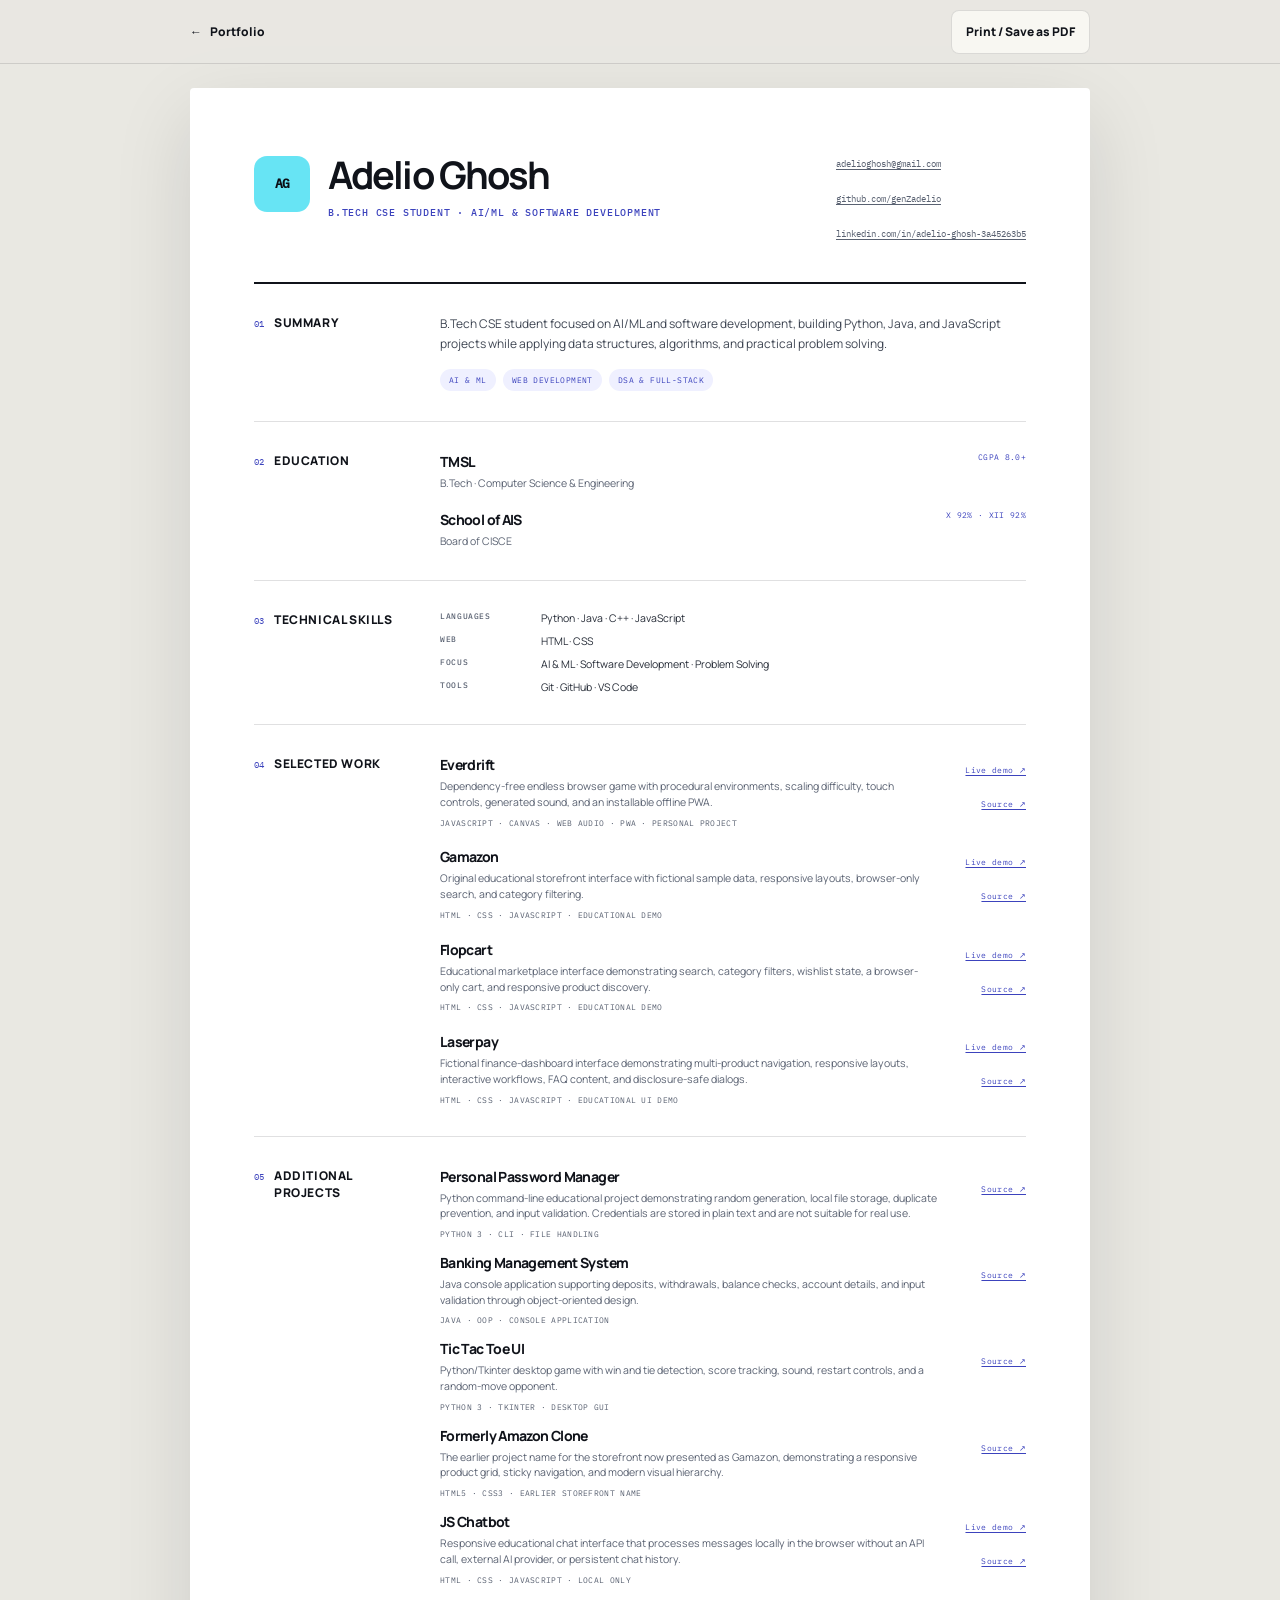
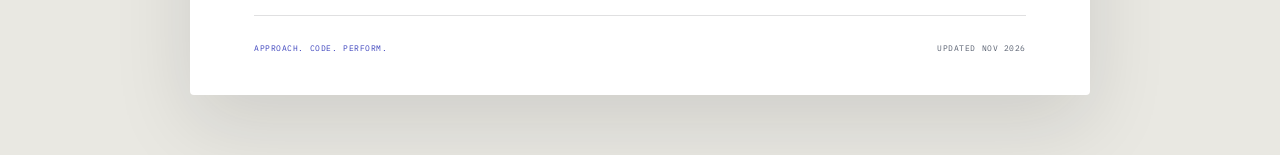
<file: resume.html>
<!doctype html>
<html lang="en" class="no-js">
<head>
  <meta charset="utf-8">
  <meta name="viewport" content="width=device-width, initial-scale=1">
  <meta name="description" content="Résumé of Adelio Ghosh, a B.Tech CSE student focused on AI/ML, Python, Java, JavaScript, and software development.">
  <meta name="theme-color" content="#0b0e14">
  <meta name="robots" content="index, follow">
  <link rel="canonical" href="https://developer-portfolio.adelioghosh.workers.dev/resume">

  <meta property="og:type" content="profile">
  <meta property="og:site_name" content="Adelio Ghosh — Developer Portfolio">
  <meta property="og:locale" content="en_US">
  <meta property="og:title" content="Adelio Ghosh — Résumé">
  <meta property="og:description" content="B.Tech CSE student focused on AI/ML and software development, with projects in Python, Java, JavaScript, and responsive web interfaces.">
  <meta property="og:url" content="https://developer-portfolio.adelioghosh.workers.dev/resume">
  <meta property="og:image" content="https://developer-portfolio.adelioghosh.workers.dev/image.webp">
  <meta property="og:image:type" content="image/webp">
  <meta property="og:image:width" content="1000">
  <meta property="og:image:height" content="596">
  <meta name="twitter:card" content="summary_large_image">
  <meta name="twitter:title" content="Adelio Ghosh — Résumé">
  <meta name="twitter:description" content="B.Tech CSE student focused on AI/ML and software development.">
  <meta name="twitter:image" content="https://developer-portfolio.adelioghosh.workers.dev/image.webp">

  <title>Adelio Ghosh — Résumé | Computer Engineering Student</title>
  <link rel="icon" href="favicon.svg" type="image/svg+xml">
  <link rel="preload" href="fonts/manrope-latin.woff2" as="font" type="font/woff2" crossorigin>
  <link rel="stylesheet" href="fonts.css?v=20261127">
  <link rel="stylesheet" href="util.css?v=20261127">
  <link rel="stylesheet" href="resume.css?v=20261127">
  <script src="resume.js?v=20261127" defer></script>

  <script type="application/ld+json">
    {
      "@context": "https://schema.org",
      "@type": "ProfilePage",
      "url": "https://developer-portfolio.adelioghosh.workers.dev/resume",
      "name": "Adelio Ghosh — Résumé",
      "about": {
        "@type": "Person",
        "name": "Adelio Ghosh",
        "email": "mailto:adelioghosh@gmail.com",
        "jobTitle": "B.Tech CSE Student",
        "url": "https://developer-portfolio.adelioghosh.workers.dev/",
        "sameAs": [
          "https://github.com/genZadelio",
          "https://www.linkedin.com/in/adelio-ghosh-3a45263b5"
        ]
      }
    }
  </script>
</head>
<body class="resume-body">
  <header class="resume-toolbar">
    <a class="resume-back" href="index.html"><span aria-hidden="true">←</span> Portfolio</a>
    <button class="resume-print" id="resumePrint" type="button">Print / Save as PDF</button>
  </header>

  <main class="resume-sheet">
    <header class="resume-header">
      <div class="resume-header__identity">
        <span class="resume-monogram" aria-hidden="true">AG</span>
        <div>
          <h1>Adelio Ghosh</h1>
          <p>B.Tech CSE Student · AI/ML & Software Development</p>
        </div>
      </div>
      <div class="resume-header__contact">
        <a href="mailto:adelioghosh@gmail.com">adelioghosh@gmail.com</a>
        <a href="https://github.com/genZadelio" target="_blank" rel="noopener noreferrer" aria-label="github.com/genZadelio — GitHub profile (opens in a new tab)">github.com/genZadelio</a>
        <a href="https://www.linkedin.com/in/adelio-ghosh-3a45263b5" target="_blank" rel="noopener noreferrer" aria-label="linkedin.com/in/adelio-ghosh-3a45263b5 — LinkedIn profile (opens in a new tab)">linkedin.com/in/adelio-ghosh-3a45263b5</a>
      </div>
    </header>

    <section class="resume-section resume-summary" aria-labelledby="summaryTitle">
      <div class="resume-section__title"><span>01</span><h2 id="summaryTitle">Summary</h2></div>
      <div class="resume-section__body">
        <p>
          B.Tech CSE student focused on AI/ML and software development, building Python, Java,
          and JavaScript projects while applying data structures, algorithms, and practical problem solving.
        </p>
        <ul class="resume-focus">
          <li>AI & ML</li>
          <li>Web development</li>
          <li>DSA & full-stack</li>
        </ul>
      </div>
    </section>

    <section class="resume-section" aria-labelledby="educationTitle">
      <div class="resume-section__title"><span>02</span><h2 id="educationTitle">Education</h2></div>
      <div class="resume-section__body resume-education">
        <article>
          <div class="resume-item__heading">
            <div><h3>TMSL</h3><p>B.Tech · Computer Science & Engineering</p></div>
            <span>CGPA 8.0+</span>
          </div>
        </article>
        <article>
          <div class="resume-item__heading">
            <div><h3>School of AIS</h3><p>Board of CISCE</p></div>
            <span>X 92% · XII 92%</span>
          </div>
        </article>
      </div>
    </section>

    <section class="resume-section" aria-labelledby="skillsTitle">
      <div class="resume-section__title"><span>03</span><h2 id="skillsTitle">Technical Skills</h2></div>
      <div class="resume-section__body">
        <ul class="resume-skills">
          <li><strong>Languages</strong><span>Python · Java · C++ · JavaScript</span></li>
          <li><strong>Web</strong><span>HTML · CSS</span></li>
          <li><strong>Focus</strong><span>AI & ML · Software Development · Problem Solving</span></li>
          <li><strong>Tools</strong><span>Git · GitHub · VS Code</span></li>
        </ul>
      </div>
    </section>

    <section class="resume-section" aria-labelledby="selectedWorkTitle">
      <div class="resume-section__title"><span>04</span><h2 id="selectedWorkTitle">Selected Work</h2></div>
      <div class="resume-section__body resume-projects">
        <article>
          <div class="resume-item__heading">
            <div><h3>Everdrift</h3><p>Dependency-free endless browser game with procedural environments, scaling difficulty, touch controls, generated sound, and an installable offline PWA.</p><span class="resume-project__meta">JavaScript · Canvas · Web Audio · PWA · Personal project</span></div>
            <div class="resume-project__links">
              <a href="https://everdrift.netlify.app/" target="_blank" rel="noopener noreferrer" aria-label="Open the Everdrift live demo (opens in a new tab)">Live demo ↗</a>
              <a href="https://github.com/genZadelio/everdrift" target="_blank" rel="noopener noreferrer" aria-label="View Everdrift source on GitHub (opens in a new tab)">Source ↗</a>
            </div>
          </div>
        </article>

        <article>
          <div class="resume-item__heading">
            <div><h3>Gamazon</h3><p>Original educational storefront interface with fictional sample data, responsive layouts, browser-only search, and category filtering.</p><span class="resume-project__meta">HTML · CSS · JavaScript · Educational demo</span></div>
            <div class="resume-project__links">
              <a href="https://gamazon-adelio.netlify.app/" target="_blank" rel="noopener noreferrer" aria-label="Open the Gamazon live demo (opens in a new tab)">Live demo ↗</a>
              <a href="https://github.com/genZadelio/Gamazon" target="_blank" rel="noopener noreferrer" aria-label="View Gamazon source on GitHub (opens in a new tab)">Source ↗</a>
            </div>
          </div>
        </article>

        <article>
          <div class="resume-item__heading">
            <div><h3>Flopcart</h3><p>Educational marketplace interface demonstrating search, category filters, wishlist state, a browser-only cart, and responsive product discovery.</p><span class="resume-project__meta">HTML · CSS · JavaScript · Educational demo</span></div>
            <div class="resume-project__links">
              <a href="https://flopcart-adelio.netlify.app/" target="_blank" rel="noopener noreferrer" aria-label="Open the Flopcart live demo (opens in a new tab)">Live demo ↗</a>
              <a href="https://github.com/genZadelio/flopcart" target="_blank" rel="noopener noreferrer" aria-label="View Flopcart source on GitHub (opens in a new tab)">Source ↗</a>
            </div>
          </div>
        </article>

        <article>
          <div class="resume-item__heading">
            <div><h3>Laserpay</h3><p>Fictional finance-dashboard interface demonstrating multi-product navigation, responsive layouts, interactive workflows, FAQ content, and disclosure-safe dialogs.</p><span class="resume-project__meta">HTML · CSS · JavaScript · Educational UI demo</span></div>
            <div class="resume-project__links">
              <a href="https://laserpay-adelio.netlify.app/" target="_blank" rel="noopener noreferrer" aria-label="Open the Laserpay live demo (opens in a new tab)">Live demo ↗</a>
              <a href="https://github.com/genZadelio/laserpay" target="_blank" rel="noopener noreferrer" aria-label="View Laserpay source on GitHub (opens in a new tab)">Source ↗</a>
            </div>
          </div>
        </article>
      </div>
    </section>

    <section class="resume-section" aria-labelledby="additionalWorkTitle">
      <div class="resume-section__title"><span>05</span><h2 id="additionalWorkTitle">Additional Projects</h2></div>
      <div class="resume-section__body resume-projects resume-projects--compact">
        <article>
          <div class="resume-item__heading">
            <div><h3>Personal Password Manager</h3><p>Python command-line educational project demonstrating random generation, local file storage, duplicate prevention, and input validation. Credentials are stored in plain text and are not suitable for real use.</p><span class="resume-project__meta">Python 3 · CLI · File handling</span></div>
            <a href="https://github.com/genZadelio/Personal-Password-Manager" target="_blank" rel="noopener noreferrer" aria-label="View Personal Password Manager source on GitHub (opens in a new tab)">Source ↗</a>
          </div>
        </article>

        <article>
          <div class="resume-item__heading">
            <div><h3>Banking Management System</h3><p>Java console application supporting deposits, withdrawals, balance checks, account details, and input validation through object-oriented design.</p><span class="resume-project__meta">Java · OOP · Console application</span></div>
            <a href="https://github.com/genZadelio/Banking-Management-System" target="_blank" rel="noopener noreferrer" aria-label="View Banking Management System source on GitHub (opens in a new tab)">Source ↗</a>
          </div>
        </article>

        <article>
          <div class="resume-item__heading">
            <div><h3>Tic Tac Toe UI</h3><p>Python/Tkinter desktop game with win and tie detection, score tracking, sound, restart controls, and a random-move opponent.</p><span class="resume-project__meta">Python 3 · Tkinter · Desktop GUI</span></div>
            <a href="https://github.com/genZadelio/AI-Tic-Tac-Toe" target="_blank" rel="noopener noreferrer" aria-label="View Tic Tac Toe UI source on GitHub (opens in a new tab)">Source ↗</a>
          </div>
        </article>

        <article>
          <div class="resume-item__heading">
            <div><h3>Formerly Amazon Clone</h3><p>The earlier project name for the storefront now presented as Gamazon, demonstrating a responsive product grid, sticky navigation, and modern visual hierarchy.</p><span class="resume-project__meta">HTML5 · CSS3 · Earlier storefront name</span></div>
            <a href="https://github.com/genZadelio/Gamazon" target="_blank" rel="noopener noreferrer" aria-label="View Gamazon (formerly Amazon Clone) source on GitHub (opens in a new tab)">Source ↗</a>
          </div>
        </article>

        <article>
          <div class="resume-item__heading">
            <div><h3>JS Chatbot</h3><p>Responsive educational chat interface that processes messages locally in the browser without an API call, external AI provider, or persistent chat history.</p><span class="resume-project__meta">HTML · CSS · JavaScript · Local only</span></div>
            <div class="resume-project__links">
              <a href="https://js-chatbot-adelio.netlify.app/" target="_blank" rel="noopener noreferrer" aria-label="Open the JS Chatbot live demo (opens in a new tab)">Live demo ↗</a>
              <a href="https://github.com/genZadelio/JS-Chatbot" target="_blank" rel="noopener noreferrer" aria-label="View JS Chatbot source on GitHub (opens in a new tab)">Source ↗</a>
            </div>
          </div>
        </article>
      </div>
    </section>

    <footer class="resume-footer">
      <span>Approach. Code. Perform.</span>
      <span><time datetime="2026-11">Updated Nov 2026</time></span>
    </footer>
  </main>
</body>
</html>
</file>
<file: fonts.css>
@font-face {
  font-family: "Manrope";
  font-style: normal;
  font-weight: 400 800;
  font-display: swap;
  src: url("fonts/manrope-latin.woff2") format("woff2");
}

@font-face {
  font-family: "IBM Plex Mono";
  font-style: normal;
  font-weight: 400;
  font-display: swap;
  src: url("fonts/ibm-plex-mono-400-latin.woff2") format("woff2");
}

@font-face {
  font-family: "IBM Plex Mono";
  font-style: normal;
  font-weight: 500;
  font-display: swap;
  src: url("fonts/ibm-plex-mono-500-latin.woff2") format("woff2");
}

@font-face {
  font-family: "Instrument Serif";
  font-style: normal;
  font-weight: 400;
  font-display: swap;
  src: url("fonts/instrument-serif-regular-latin.woff2") format("woff2");
}

@font-face {
  font-family: "Instrument Serif";
  font-style: italic;
  font-weight: 400;
  font-display: swap;
  src: url("fonts/instrument-serif-italic-latin.woff2") format("woff2");
}
</file>
<file: util.css>
:root {
  --ink: #10131a;
  --ink-2: #252b36;
  --muted: #596171;
  --muted-2: #747c8b;
  --paper: #f4f3ee;
  --paper-2: #e9e8e2;
  --white: #ffffff;
  --night: #0b0e14;
  --night-2: #121722;
  --night-3: #1a202c;
  --line: rgba(16, 19, 26, .13);
  --line-dark: rgba(255, 255, 255, .14);
  --blue: #4f56d8;
  --blue-dark: #3c43bd;
  --cyan: #67e4f4;
  --mint: #39d6a5;
  --violet: #956cff;
  --amber: #f4b860;
  --display: "Manrope", "Segoe UI", sans-serif;
  --serif: "Instrument Serif", Georgia, serif;
  --mono: "IBM Plex Mono", Consolas, monospace;
  --radius-sm: 10px;
  --radius: 18px;
  --radius-lg: 26px;
  --ease: cubic-bezier(.2, .7, .2, 1);
  --shadow: 0 24px 70px rgba(17, 20, 28, .11);
}

* { box-sizing: border-box; }
html { scroll-behavior: smooth; scroll-padding-top: 88px; }
body {
  margin: 0;
  overflow-x: hidden;
  color: var(--ink);
  background: var(--paper);
  font-family: var(--display);
  -webkit-font-smoothing: antialiased;
  text-rendering: optimizeLegibility;
}
body.menu-open { overflow: hidden; }
::selection { color: var(--night); background: var(--cyan); }
a { color: inherit; text-decoration: none; }
button, input, textarea, select { font: inherit; }
button { border: 0; cursor: pointer; }
img { display: block; max-width: 100%; }
svg { fill: none; stroke: currentColor; stroke-width: 1.8; stroke-linecap: round; stroke-linejoin: round; }
h1, h2, h3, p { margin-top: 0; }
h1, h2, h3 { letter-spacing: -.045em; }
[hidden] { display: none !important; }
.no-js .copy-email,
.no-js .filter-controls { display: none !important; }

.container { width: min(1180px, calc(100% - 48px)); margin-inline: auto; }
.section { padding: 124px 0; }
.svg-sprite { position: absolute; width: 0; height: 0; overflow: hidden; }
.sr-only {
  position: absolute !important;
  width: 1px !important;
  height: 1px !important;
  padding: 0 !important;
  margin: -1px !important;
  overflow: hidden !important;
  clip: rect(0, 0, 0, 0) !important;
  white-space: nowrap !important;
  border: 0 !important;
}

.skip-link {
  position: fixed;
  z-index: 2000;
  top: 12px;
  left: 12px;
  padding: 11px 16px;
  border-radius: 8px;
  color: var(--night);
  background: var(--cyan);
  font-size: 13px;
  font-weight: 800;
  transform: translateY(-150%);
  transition: transform .2s ease;
}
.skip-link:focus { transform: translateY(0); }
:focus-visible {
  outline: 3px solid var(--ink);
  outline-offset: 3px;
  box-shadow: 0 0 0 6px var(--cyan);
}
.site-header :focus-visible,
.hero :focus-visible,
.contact-section :focus-visible,
.site-footer :focus-visible,
.button--dark:focus-visible {
  outline-color: var(--cyan);
  box-shadow: 0 0 0 6px rgba(11, 14, 20, .9);
}

.scroll-progress {
  position: fixed;
  z-index: 1200;
  top: 0;
  left: 0;
  width: 100%;
  height: 2px;
  pointer-events: none;
}
.scroll-progress span {
  display: block;
  width: 100%;
  height: 100%;
  background: linear-gradient(90deg, var(--cyan), var(--blue));
  transform: scaleX(0);
  transform-origin: left center;
  will-change: transform;
}

/* Shared components */
.eyebrow {
  display: inline-flex;
  align-items: center;
  gap: 10px;
  color: var(--muted);
  font-family: var(--mono);
  font-size: 11px;
  font-weight: 500;
  letter-spacing: .13em;
  line-height: 1.4;
  text-transform: uppercase;
}
.eyebrow > span { color: var(--blue); }
.heading-dot { color: var(--blue); }
.section-heading { margin-bottom: 58px; }
.section-heading--split {
  display: flex;
  align-items: flex-end;
  justify-content: space-between;
  gap: 64px;
}
.section-heading h2 {
  margin: 16px 0 0;
  font-size: clamp(44px, 5.7vw, 74px);
  font-weight: 600;
  line-height: 1;
}
.section-heading > p {
  max-width: 455px;
  margin: 0 0 5px;
  color: var(--muted);
  font-size: 16px;
  line-height: 1.7;
}

.button {
  display: inline-flex;
  min-height: 52px;
  align-items: center;
  justify-content: center;
  gap: 10px;
  padding: 0 22px;
  border: 1px solid transparent;
  border-radius: var(--radius-sm);
  font-size: 13px;
  font-weight: 800;
  line-height: 1;
  transition: color .2s ease, background .2s ease, border-color .2s ease, transform .2s var(--ease), box-shadow .2s ease;
}
.button svg { width: 18px; height: 18px; transition: transform .2s var(--ease); }
.button:hover { transform: translateY(-2px); }
.button:hover svg { transform: translate(2px, -2px); }
.button--small { min-height: 42px; padding: 0 15px; font-size: 12px; }
.button--full { width: 100%; }
.button--dark { color: white; background: var(--night); box-shadow: 0 10px 24px rgba(11, 14, 20, .16); }
.button--dark:hover { background: #202632; box-shadow: 0 14px 30px rgba(11, 14, 20, .2); }
.button--light { color: var(--night); background: var(--white); box-shadow: 0 10px 28px rgba(0, 0, 0, .16); }
.button--light:hover { background: var(--cyan); box-shadow: 0 14px 32px rgba(103, 228, 244, .18); }
.button--outline-light { border-color: rgba(255, 255, 255, .28); color: white; background: rgba(255, 255, 255, .035); }
.button--outline-light:hover { border-color: rgba(255, 255, 255, .58); background: rgba(255, 255, 255, .08); }

.text-link,
.case-next {
  display: inline-flex;
  align-items: center;
  gap: 9px;
  color: var(--blue);
  font-size: 12px;
  font-weight: 800;
  text-decoration: underline;
  text-decoration-thickness: 1px;
  text-underline-offset: .22em;
}
.text-link svg,
.case-next svg { width: 17px; height: 17px; transition: transform .2s var(--ease); }
.text-link:hover svg,
.case-next:hover svg { transform: translateX(3px); }

/* Navigation */
.site-header {
  position: fixed;
  z-index: 1000;
  top: 0;
  left: 0;
  width: 100%;
  border-bottom: 1px solid transparent;
  transition: background .25s ease, border-color .25s ease, box-shadow .25s ease;
}
.site-header.is-scrolled {
  border-color: var(--line-dark);
  background: rgba(11, 14, 20, .94);
  box-shadow: 0 12px 40px rgba(0, 0, 0, .16);
}
.nav-shell { display: flex; height: 74px; align-items: center; }
.brand { display: inline-flex; align-items: center; gap: 11px; color: white; }
.brand__mark {
  display: grid;
  width: 38px;
  height: 38px;
  flex: 0 0 auto;
  place-items: center;
  overflow: hidden;
  border: 1px solid rgba(255, 255, 255, .18);
  border-radius: 10px;
  color: var(--night);
  background: var(--cyan);
  font-family: var(--mono);
  font-size: 11px;
  font-weight: 700;
  letter-spacing: -.08em;
}
.brand__copy strong,
.brand__copy small { display: block; }
.brand__copy strong { font-size: 13px; font-weight: 800; letter-spacing: -.01em; }
.brand__copy small {
  margin-top: 3px;
  color: rgba(255, 255, 255, .58);
  font-family: var(--mono);
  font-size: 10px;
  letter-spacing: .1em;
  text-transform: uppercase;
}
.desktop-nav { display: flex; align-items: center; gap: 4px; margin-left: auto; margin-right: 26px; }
.desktop-nav a {
  position: relative;
  padding: 10px 11px;
  color: rgba(255, 255, 255, .7);
  font-size: 12px;
  font-weight: 700;
  transition: color .2s ease;
}
.desktop-nav a::after {
  position: absolute;
  right: 11px;
  bottom: 3px;
  left: 11px;
  height: 2px;
  background: var(--cyan);
  content: "";
  transform: scaleX(0);
  transform-origin: right;
  transition: transform .2s var(--ease);
}
.desktop-nav a:hover,
.desktop-nav a.is-active { color: white; }
.desktop-nav a:hover::after,
.desktop-nav a.is-active::after { transform: scaleX(1); transform-origin: left; }
.nav-actions { display: flex; align-items: center; gap: 10px; }
.nav-status {
  display: inline-flex;
  align-items: center;
  gap: 8px;
  margin-right: 5px;
  color: rgba(255, 255, 255, .72);
  font-family: var(--mono);
  font-size: 11px;
  letter-spacing: .07em;
  text-transform: uppercase;
}
.nav-status i {
  width: 7px;
  height: 7px;
  border-radius: 50%;
  background: var(--mint);
  box-shadow: 0 0 0 4px rgba(57, 214, 165, .11);
}
.menu-toggle,
.mobile-menu__close {
  display: none;
  width: 44px;
  height: 44px;
  place-items: center;
  border-radius: var(--radius-sm);
  color: white;
  background: rgba(255, 255, 255, .08);
}
.menu-toggle svg,
.mobile-menu__close svg { width: 21px; height: 21px; }
.mobile-menu {
  display: none;
  position: fixed;
  z-index: 1100;
  inset: 0;
  width: 100vw;
  max-width: none;
  height: 100dvh;
  max-height: none;
  margin: 0;
  padding: 0;
  overflow-y: auto;
  overscroll-behavior: contain;
  border: 0;
  color: white;
  background: var(--night);
}
.mobile-menu[open] { display: block; }
.mobile-menu::backdrop { background: var(--night); }
.mobile-menu__close { position: absolute; top: 15px; right: max(20px, calc((100% - 1180px) / 2)); }
.mobile-menu__inner {
  display: flex;
  width: min(100% - 48px, 520px);
  min-height: 100%;
  flex-direction: column;
  justify-content: flex-start;
  margin: 0 auto;
  padding: max(90px, env(safe-area-inset-top)) 0 max(40px, env(safe-area-inset-bottom));
}
.mobile-menu__inner > .eyebrow { margin: 0; color: rgba(255, 255, 255, .66); }
.mobile-menu__inner > .eyebrow::before { width: 28px; height: 1px; background: var(--cyan); content: ""; }
.mobile-menu nav { display: grid; margin: 28px 0 38px; }
.mobile-menu nav a {
  display: flex;
  align-items: baseline;
  gap: 18px;
  padding: 13px 0;
  border-bottom: 1px solid var(--line-dark);
  color: white;
  font-size: clamp(31px, 9vw, 50px);
  font-weight: 600;
  letter-spacing: -.04em;
}
.mobile-menu nav a span { color: var(--cyan); font-family: var(--mono); font-size: 10px; letter-spacing: 0; }
.mobile-menu nav a.is-active { color: var(--cyan); }

/* Hero */
.hero {
  position: relative;
  min-height: 100svh;
  overflow: hidden;
  color: white;
  background: var(--night);
}
.hero::before {
  position: absolute;
  width: 760px;
  height: 760px;
  top: -350px;
  right: -180px;
  border-radius: 50%;
  background: radial-gradient(circle, rgba(79, 86, 216, .32), transparent 68%);
  content: "";
  pointer-events: none;
}
.hero__grid {
  position: absolute;
  inset: 0;
  opacity: .24;
  background-image: linear-gradient(rgba(255,255,255,.045) 1px, transparent 1px), linear-gradient(90deg, rgba(255,255,255,.045) 1px, transparent 1px);
  background-size: 72px 72px;
  mask-image: linear-gradient(to bottom, black, transparent 82%);
}
.hero__glow { display: none; }
.hero__inner {
  position: relative;
  z-index: 2;
  display: grid;
  min-height: calc(100svh - 100px);
  grid-template-columns: minmax(0, 1.04fr) minmax(430px, .96fr);
  align-items: center;
  gap: clamp(45px, 7vw, 100px);
  padding-top: 118px;
  padding-bottom: 92px;
}
.hero__content { position: relative; z-index: 2; }
.hero__eyebrow {
  display: inline-flex;
  align-items: center;
  gap: 10px;
  margin-bottom: 28px;
  color: rgba(255,255,255,.72);
  font-family: var(--mono);
  font-size: 11px;
  letter-spacing: .1em;
  text-transform: uppercase;
}
.status-dot {
  width: 7px;
  height: 7px;
  flex: 0 0 auto;
  border-radius: 50%;
  background: var(--mint);
  box-shadow: 0 0 0 4px rgba(57, 214, 165, .11);
}
.hero__status {
  padding: 4px 7px;
  border: 1px solid rgba(103, 228, 244, .3);
  border-radius: 999px;
  color: var(--cyan);
  font-size: 10px;
}
.hero__title {
  margin: 0;
  font-size: clamp(68px, 9.3vw, 128px);
  font-weight: 600;
  line-height: .82;
  letter-spacing: -.07em;
}
.hero__title > span { display: block; }
.hero__title-accent {
  margin-top: 14px;
  padding-left: clamp(18px, 6vw, 82px);
  color: var(--cyan);
  font-family: var(--serif);
  font-style: italic;
  font-weight: 400;
  letter-spacing: -.04em;
}
.hero__title-accent i { color: var(--blue); font-family: var(--display); font-style: normal; }
.hero__role {
  display: flex;
  min-height: 38px;
  align-items: center;
  gap: 10px;
  margin-top: 32px;
  font-family: var(--mono);
  font-size: 13px;
}
.hero__role-prefix { color: rgba(255,255,255,.5); }
.hero__role-value {
  min-width: 14ch;
  color: white;
  border-right: 2px solid var(--cyan);
  transition: opacity .18s ease, transform .18s var(--ease);
}
.hero__role-value.is-changing { opacity: 0; transform: translateY(4px); }
.typing-caret { display: none; }
.hero__summary {
  max-width: 610px;
  margin: 16px 0 0;
  color: rgba(255,255,255,.7);
  font-size: 17px;
  line-height: 1.72;
}
.hero__actions { display: flex; flex-wrap: wrap; gap: 11px; margin-top: 32px; }
.hero__socials { display: flex; align-items: center; gap: 22px; margin-top: 31px; }
.hero__socials a {
  display: inline-flex;
  min-height: 44px;
  align-items: center;
  gap: 8px;
  color: rgba(255,255,255,.6);
  font-size: 11px;
  font-weight: 700;
  transition: color .2s ease;
}
.hero__socials a:hover { color: var(--cyan); }
.hero__socials svg { width: 17px; height: 17px; }
.hero__visual { position: relative; align-self: center; padding: 18px 0 26px 22px; }
.hero__visual::before {
  position: absolute;
  inset: 0 28px 8px 0;
  border: 1px solid rgba(103,228,244,.18);
  border-radius: 30px;
  content: "";
  transform: translate(18px, -18px);
}
.portrait-frame {
  position: relative;
  z-index: 2;
  overflow: hidden;
  aspect-ratio: 1.16;
  border: 1px solid rgba(255,255,255,.16);
  border-radius: 30px;
  background: #11151e;
  box-shadow: 0 40px 100px rgba(0,0,0,.42);
}
.portrait-frame picture { display: block; width: 100%; height: 100%; }
.portrait-frame img {
  width: 100%;
  height: 100%;
  object-fit: cover;
  object-position: 52% center;
  filter: saturate(.86) contrast(1.04) brightness(.92);
  transition: transform .6s var(--ease), filter .6s ease;
}
.portrait-frame:hover img { transform: scale(1.02); filter: saturate(.94) contrast(1.03) brightness(.97); }
.portrait-frame__label {
  position: absolute;
  z-index: 3;
  top: 18px;
  right: 20px;
  left: 20px;
  display: flex;
  justify-content: space-between;
  color: rgba(255,255,255,.62);
  font-family: var(--mono);
  font-size: 9px;
  letter-spacing: .11em;
}
.portrait-frame__wash {
  position: absolute;
  inset: 0;
  background: linear-gradient(180deg, rgba(11,14,20,.03) 42%, rgba(11,14,20,.48) 100%);
  pointer-events: none;
}
.floating-card {
  position: absolute;
  z-index: 5;
  display: flex;
  align-items: center;
  gap: 12px;
  padding: 13px 15px;
  border: 1px solid rgba(255,255,255,.15);
  border-radius: 13px;
  background: rgba(20,25,35,.96);
  box-shadow: 0 18px 44px rgba(0,0,0,.32);
}
.floating-card--status { top: -2px; right: -25px; }
.floating-card__icon {
  display: grid;
  width: 38px;
  height: 38px;
  place-items: center;
  border-radius: 10px;
  color: var(--night);
  background: var(--cyan);
}
.floating-card__icon svg { width: 19px; height: 19px; }
.floating-card small,
.floating-card strong { display: block; }
.floating-card small { color: rgba(255,255,255,.55); font-family: var(--mono); font-size: 8px; letter-spacing: .1em; }
.floating-card strong { margin-top: 3px; color: white; font-size: 11px; }
.code-card {
  position: absolute;
  z-index: 6;
  right: auto;
  bottom: -2px;
  left: -32px;
  width: 270px;
  overflow: hidden;
  border: 1px solid rgba(255,255,255,.14);
  border-radius: 15px;
  color: #d8ddeb;
  background: rgba(8,11,17,.97);
  box-shadow: 0 25px 60px rgba(0,0,0,.44);
}
.code-card__top {
  display: flex;
  height: 38px;
  align-items: center;
  gap: 5px;
  padding: 0 12px;
  border-bottom: 1px solid rgba(255,255,255,.08);
  background: rgba(255,255,255,.025);
}
.code-card__top span { width: 6px; height: 6px; border-radius: 50%; background: #3c4351; }
.code-card__top span:first-child { background: #ef6c83; }
.code-card__top span:nth-child(2) { background: #f0bd65; }
.code-card__top span:nth-child(3) { background: #4fd1a0; }
.code-card__top small { margin-left: 6px; color: rgba(255,255,255,.42); font-family: var(--mono); font-size: 9px; }
.code-card pre { margin: 0; padding: 17px 18px 11px; font: 10px/1.7 var(--mono); }
.code-purple { color: #b794f4; }
.code-blue { color: #72c7ff; }
.code-green { color: #7de2b8; }
.code-card__result {
  display: flex;
  align-items: center;
  gap: 7px;
  margin: 0 13px 13px;
  padding: 8px 10px;
  border: 1px solid rgba(57,214,165,.12);
  border-radius: 7px;
  color: rgba(255,255,255,.5);
  font-family: var(--mono);
  font-size: 9px;
}
.code-card__result i { width: 6px; height: 6px; border-radius: 50%; background: var(--mint); }
.code-card__result b { margin-left: auto; color: var(--mint); font-weight: 500; }
.hero__facts {
  position: relative;
  z-index: 2;
  display: grid;
  grid-template-columns: repeat(3, .65fr) 1.35fr;
  border-top: 1px solid var(--line-dark);
}
.hero-fact {
  display: flex;
  min-height: 104px;
  flex-direction: column;
  justify-content: center;
  padding: 18px 26px;
  border-right: 1px solid var(--line-dark);
  transition: background .2s ease;
}
a.hero-fact:hover { background: rgba(255,255,255,.04); }
.hero-fact:first-child { padding-left: 0; }
.hero-fact:last-child { padding-right: 0; border-right: 0; }
.hero-fact__value { color: white; font-size: 24px; font-weight: 600; letter-spacing: -.03em; }
.hero-fact--note .hero-fact__value { color: var(--cyan); font-family: var(--serif); font-size: 26px; font-style: italic; font-weight: 400; }
.hero-fact__label {
  margin-top: 5px;
  color: rgba(255,255,255,.58);
  font-family: var(--mono);
  font-size: 10px;
  letter-spacing: .08em;
  text-transform: uppercase;
}

/* Profile */
.about { background: var(--paper); }
.about-grid {
  display: grid;
  grid-template-columns: .92fr 1.08fr;
  gap: clamp(40px, 7vw, 92px);
  align-items: start;
}
.about-intro { position: relative; padding-top: 30px; border-top: 2px solid var(--ink); }
.about-intro__label {
  display: inline-flex;
  padding: 7px 10px;
  border-radius: 999px;
  color: var(--blue);
  background: rgba(79, 86, 216, .08);
  font-family: var(--mono);
  font-size: 10px;
  font-weight: 500;
  letter-spacing: .1em;
  text-transform: uppercase;
}
.about-intro__statement {
  max-width: 510px;
  margin: 48px 0 20px;
  font-family: var(--serif);
  font-size: clamp(39px, 4.4vw, 58px);
  font-weight: 400;
  line-height: 1.03;
  letter-spacing: -.025em;
}
.about-intro__copy { max-width: 520px; color: var(--muted); font-size: 15px; line-height: 1.75; }
.focus-list { display: flex; flex-wrap: wrap; gap: 8px; margin: 30px 0 0; padding: 0; list-style: none; }
.focus-list li {
  display: inline-flex;
  min-height: 36px;
  align-items: center;
  gap: 7px;
  padding: 7px 11px;
  border: 1px solid var(--line);
  border-radius: 999px;
  color: var(--ink-2);
  font-size: 11px;
  font-weight: 700;
}
.focus-list svg {
  width: 15px;
  height: 15px;
  padding: 2px;
  border-radius: 50%;
  color: var(--blue);
  background: rgba(79, 86, 216, .09);
  stroke-width: 2.4;
}
.about-direction { padding-top: 30px; border-top: 2px solid var(--ink); }
.about-direction__head { display: flex; align-items: center; gap: 14px; }
.about-direction__pulse {
  display: grid;
  width: 46px;
  height: 46px;
  place-items: center;
  border: 1px solid var(--line);
  border-radius: 50%;
}
.about-direction__pulse i {
  width: 8px;
  height: 8px;
  border-radius: 50%;
  background: var(--mint);
  box-shadow: 0 0 0 5px rgba(57, 214, 165, .1);
}
.about-direction__head small,
.about-direction__head h3 { display: block; }
.about-direction__head small { color: var(--muted); font-family: var(--mono); font-size: 10px; letter-spacing: .1em; }
.about-direction__head h3 { margin: 5px 0 0; font-size: 20px; }
.about-direction__body { margin: 35px 0 28px; }
.about-direction__body > div {
  display: grid;
  grid-template-columns: 42px 1fr;
  gap: 16px;
  padding: 18px 0;
  border-top: 1px solid var(--line);
}
.about-direction__body > div:last-child { border-bottom: 1px solid var(--line); }
.about-direction__body span { color: var(--blue); font-family: var(--mono); font-size: 10px; }
.about-direction__body p { margin: 0; color: var(--muted); font-size: 14px; line-height: 1.65; }

/* Capabilities */
.capabilities { border-top: 1px solid var(--line); background: var(--white); }
.capability-grid { display: grid; grid-template-columns: repeat(4, 1fr); gap: 14px; }
.capability-card {
  position: relative;
  display: flex;
  min-height: 310px;
  flex-direction: column;
  overflow: hidden;
  padding: 27px;
  border: 1px solid var(--line);
  border-radius: var(--radius);
  background: var(--paper);
  transition: transform .25s var(--ease), border-color .25s ease, box-shadow .25s ease;
}
.capability-card:hover {
  border-color: rgba(79, 86, 216, .32);
  box-shadow: 0 18px 42px rgba(28, 32, 48, .08);
  transform: translateY(-4px);
}
.capability-card__icon {
  display: grid;
  width: 48px;
  height: 48px;
  place-items: center;
  border-radius: 13px;
  color: var(--blue);
  background: rgba(79, 86, 216, .1);
}
.capability-card__icon svg { width: 22px; height: 22px; }
.capability-card__icon--violet { color: #6641c7; background: rgba(149, 108, 255, .1); }
.capability-card__icon--mint { color: #14775b; background: rgba(57, 214, 165, .11); }
.capability-card__icon--amber { color: #9b6112; background: rgba(244, 184, 96, .14); }
.capability-card__index {
  position: absolute;
  top: 26px;
  right: 25px;
  color: var(--muted);
  font-family: var(--mono);
  font-size: 10px;
}
.capability-card h3 { margin: auto 0 10px; font-size: 22px; font-weight: 700; }
.capability-card p { margin: 0; color: var(--muted); font-size: 13px; line-height: 1.65; }
.capability-card__stack {
  display: block;
  margin-top: 24px;
  padding-top: 16px;
  border-top: 1px solid var(--line);
  color: var(--ink-2);
  font-family: var(--mono);
  font-size: 10px;
  letter-spacing: .06em;
  text-transform: uppercase;
}
.tech-matrix { margin-top: 26px; border-top: 2px solid var(--ink); }
.tech-matrix__head {
  display: grid;
  grid-template-columns: .75fr 1.8fr 40px;
  gap: 22px;
  padding: 17px 20px;
  border-bottom: 1px solid var(--line);
  color: var(--muted);
  font-family: var(--mono);
  font-size: 10px;
  letter-spacing: .09em;
  text-transform: uppercase;
}
.tech-row {
  display: grid;
  min-height: 82px;
  grid-template-columns: .75fr 1.8fr 40px;
  align-items: center;
  gap: 22px;
  padding: 17px 20px;
  border-bottom: 1px solid var(--line);
  transition: background .2s ease;
}
.tech-row:hover { background: rgba(79, 86, 216, .035); }
.tech-row strong { font-size: 16px; }
.tech-row p { margin: 0; color: var(--muted); font-size: 13px; line-height: 1.55; }
.tech-row > span { color: var(--muted); font-family: var(--mono); font-size: 10px; }
.principles {
  display: grid;
  grid-template-columns: .82fr 1.18fr;
  gap: clamp(40px, 7vw, 90px);
  margin-top: 26px;
  padding: clamp(34px, 5vw, 58px);
  border-radius: var(--radius-lg);
  color: white;
  background: var(--night);
}
.principles__intro { display: flex; flex-direction: column; justify-content: space-between; }
.principles__intro .eyebrow { color: rgba(255,255,255,.52); }
.principles__intro .eyebrow::before { width: 28px; height: 1px; background: var(--cyan); content: ""; }
.principles__intro h3 { margin: 40px 0 0; font-family: var(--serif); font-size: clamp(36px, 4vw, 50px); font-weight: 400; line-height: 1.03; }
.principles ol { margin: 0; padding: 0; list-style: none; }
.principles li {
  display: grid;
  grid-template-columns: 42px 1fr;
  gap: 15px;
  padding: 20px 0;
  border-top: 1px solid var(--line-dark);
}
.principles li:last-child { border-bottom: 1px solid var(--line-dark); }
.principles li > span { color: var(--cyan); font-family: var(--mono); font-size: 10px; }
.principles li strong,
.principles li small { display: block; }
.principles li strong { font-size: 15px; }
.principles li small { margin-top: 5px; color: rgba(255,255,255,.55); font-size: 12px; }

/* Selected work */
.work { background: var(--paper); }
.work-list { border-top: 2px solid var(--ink); }
.work-case {
  display: grid;
  grid-template-columns: minmax(0, 1.08fr) minmax(360px, .92fr);
  align-items: center;
  gap: clamp(42px, 7vw, 92px);
  padding: 78px 0;
  border-bottom: 1px solid var(--line);
  scroll-margin-top: 92px;
}
.work-case--reverse .work-case__visual { order: 2; }
.work-case--reverse .work-case__copy { order: 1; }
.work-case__visual { position: relative; min-width: 0; }
.visual-note {
  position: absolute;
  z-index: 4;
  right: 0;
  bottom: -25px;
  color: var(--muted);
  font-family: var(--mono);
  font-size: 9px;
  letter-spacing: .08em;
  text-transform: uppercase;
}
.case-window {
  position: relative;
  width: 100%;
  aspect-ratio: 1.42;
  overflow: hidden;
  border: 1px solid rgba(16,19,26,.16);
  border-radius: 18px;
  background: white;
  box-shadow: 0 24px 60px rgba(27, 31, 46, .13);
}
.case-window__top {
  display: flex;
  height: 38px;
  align-items: center;
  gap: 6px;
  padding: 0 14px;
  border-bottom: 1px solid rgba(16,19,26,.09);
  color: var(--muted);
  background: rgba(255,255,255,.94);
  font-family: var(--mono);
  font-size: 9px;
}
.case-window__top span { width: 6px; height: 6px; border-radius: 50%; background: rgba(16,19,26,.17); }
.case-window__top span:first-child { background: #e87c8a; }
.case-window__top span:nth-child(2) { background: #eab869; }
.case-window__top span:nth-child(3) { background: #55bd91; }
.case-window__top small { margin-left: 7px; font-size: 8px; letter-spacing: .06em; }

/* Laserpay preview */
.laserpay-ui { display: grid; height: calc(100% - 38px); grid-template-columns: 54px 1fr; }
.laserpay-ui aside { display: flex; align-items: center; flex-direction: column; gap: 17px; padding: 17px 0; background: #111827; }
.laserpay-ui aside b { display: grid; width: 26px; height: 26px; place-items: center; border-radius: 7px; color: #111827; background: var(--cyan); font-size: 10px; }
.laserpay-ui aside i { width: 15px; height: 3px; border-radius: 3px; background: rgba(255,255,255,.22); }
.laserpay-ui__main { padding: 8% 8%; background: #f5f7fb; }
.laserpay-ui__main > small { display: block; color: #667085; font-size: 7px; letter-spacing: .08em; }
.laserpay-ui__main > strong { display: block; margin-top: 3px; color: #121926; font-size: clamp(14px, 2.2vw, 24px); }
.laserpay-ui__chips { display: flex; gap: 6px; margin-top: 7%; }
.laserpay-ui__chips span { padding: 4px 7px; border-radius: 999px; color: #485269; background: white; font-size: 6px; }
.laserpay-ui__chart { display: flex; height: 42%; align-items: flex-end; gap: 3.2%; margin-top: 8%; padding: 6% 5% 0; border-radius: 8px; background: white; }
.laserpay-ui__chart i { width: 5.3%; border-radius: 2px 2px 0 0; background: #b9c2ff; }
.laserpay-ui__chart i:nth-child(1) { height: 32%; }.laserpay-ui__chart i:nth-child(2) { height: 47%; }.laserpay-ui__chart i:nth-child(3) { height: 39%; }.laserpay-ui__chart i:nth-child(4) { height: 68%; }.laserpay-ui__chart i:nth-child(5) { height: 54%; }.laserpay-ui__chart i:nth-child(6) { height: 78%; }.laserpay-ui__chart i:nth-child(7) { height: 61%; }.laserpay-ui__chart i:nth-child(8) { height: 88%; }.laserpay-ui__chart i:nth-child(9) { height: 72%; }.laserpay-ui__chart i:nth-child(10) { height: 96%; background: var(--blue); }.laserpay-ui__chart i:nth-child(11) { height: 84%; }.laserpay-ui__chart i:nth-child(12) { height: 100%; background: var(--blue); }

/* Everdrift preview */
.everdrift-ui { position: relative; height: calc(100% - 38px); overflow: hidden; background: radial-gradient(circle at 52% 48%, #182344 0, #0b1022 54%, #070a14 100%); }
.star { position: absolute; width: 3px; height: 3px; border-radius: 50%; background: white; opacity: .7; }
.star--1 { top: 22%; left: 13%; }.star--2 { top: 13%; right: 18%; }.star--3 { top: 55%; left: 26%; }.star--4 { top: 67%; right: 13%; }.star--5 { top: 38%; right: 36%; }.star--6 { top: 77%; left: 9%; }
.everdrift-ui__ship {
  position: absolute;
  width: 14%;
  height: 17%;
  top: 41%;
  left: 43%;
  background: var(--cyan);
  clip-path: polygon(50% 0, 100% 100%, 50% 76%, 0 100%);
  filter: drop-shadow(0 0 12px rgba(103, 228, 244, .5));
  transform: rotate(-24deg);
}
.everdrift-ui__hud { position: absolute; right: 14px; bottom: 13px; left: 14px; display: flex; align-items: center; gap: 18px; color: rgba(255,255,255,.72); font-family: var(--mono); font-size: 7px; }
.everdrift-ui__hud span:nth-child(2) { color: var(--cyan); }
.everdrift-ui__hud small { margin-left: auto; color: var(--mint); font-size: 7px; }

/* Flopcart preview */
.flopcart-ui { height: calc(100% - 38px); padding: 5% 6%; background: #f7f2e9; }
.flopcart-ui__nav { display: flex; align-items: center; gap: 5%; }
.flopcart-ui__nav b { color: #1d1e1b; font-family: var(--serif); font-size: 24px; }
.flopcart-ui__nav span { width: 45%; height: 4px; margin-left: auto; border-radius: 3px; background: #ded8cc; }
.flopcart-ui__nav i { width: 5%; height: 5px; border-radius: 50%; background: #b4ad9f; }
.flopcart-ui__search { width: 48%; height: 12px; margin-top: 7%; border: 1px solid #ded8cc; border-radius: 5px; background: white; }
.flopcart-ui__products { display: grid; grid-template-columns: repeat(3, 1fr); gap: 4%; margin-top: 6%; }
.flopcart-ui__products i { aspect-ratio: 1.08; border-radius: 7px; background: linear-gradient(145deg, #e2d8c8, #c9b79c); }
.flopcart-ui__products i:nth-child(2) { background: linear-gradient(145deg, #d7dfd0, #a9bca0); }
.flopcart-ui__products i:nth-child(3) { background: linear-gradient(145deg, #ded9e7, #b8adc9); }

/* Gamazon preview */
.gamazon-ui { height: calc(100% - 38px); overflow: hidden; background: #f7f5ef; }
.gamazon-ui__nav { display: flex; align-items: center; gap: 8%; height: 18%; padding: 0 6%; border-bottom: 1px solid #e5e1d6; }
.gamazon-ui__nav b { color: #182d2a; font-size: 18px; }
.gamazon-ui__nav span { width: 18%; height: 4px; border-radius: 3px; background: #d9d6cc; }
.gamazon-ui__hero { position: relative; display: flex; height: 49%; flex-direction: column; justify-content: center; padding: 0 8%; background: #dcebe5; }
.gamazon-ui__hero small { color: #49675f; font-family: var(--mono); font-size: 6px; letter-spacing: .09em; }
.gamazon-ui__hero strong { margin-top: 3%; color: #182d2a; font-family: var(--serif); font-size: clamp(13px, 2.4vw, 25px); font-weight: 400; line-height: 1; }
.gamazon-ui__hero i { width: fit-content; margin-top: 6%; padding: 4px 8px; border-radius: 4px; color: white; background: #182d2a; font-size: 6px; font-style: normal; }
.gamazon-ui__grid { display: grid; grid-template-columns: repeat(4, 1fr); gap: 4%; padding: 5% 6%; }
.gamazon-ui__grid i { aspect-ratio: 1; border-radius: 7px; background: #d8c8b1; }
.gamazon-ui__grid i:nth-child(2) { background: #bdd3ca; }
.gamazon-ui__grid i:nth-child(3) { background: #c8c2da; }
.gamazon-ui__grid i:nth-child(4) { background: #d9d5b9; }

.case-meta {
  display: flex;
  align-items: center;
  gap: 14px;
  color: var(--muted);
  font-family: var(--mono);
  font-size: 10px;
  letter-spacing: .08em;
  text-transform: uppercase;
}
.case-meta span + span { padding-left: 14px; border-left: 1px solid var(--line); }
.work-case__copy h3 { margin: 24px 0 14px; font-size: clamp(36px, 4.3vw, 57px); font-weight: 600; line-height: .98; }
.case-lead { max-width: 550px; margin: 0; color: var(--ink-2); font-size: 16px; line-height: 1.7; }
.case-details { margin: 30px 0; border-top: 1px solid var(--line); }
.case-details > div { display: grid; grid-template-columns: 92px 1fr; gap: 20px; padding: 14px 0; border-bottom: 1px solid var(--line); }
.case-details dt { color: var(--muted); font-family: var(--mono); font-size: 10px; letter-spacing: .08em; text-transform: uppercase; }
.case-details dd { margin: 0; color: var(--muted); font-size: 12px; line-height: 1.6; }
.case-actions { display: flex; flex-wrap: wrap; align-items: center; gap: 19px; }
.case-source {
  display: inline-flex;
  min-height: 44px;
  align-items: center;
  gap: 8px;
  color: var(--ink-2);
  font-size: 12px;
  font-weight: 800;
  text-decoration: underline;
  text-decoration-thickness: 1px;
  text-underline-offset: .22em;
}
.case-source svg { width: 18px; height: 18px; transition: transform .2s var(--ease); }
.case-source:hover { color: var(--blue); }
.case-source:hover svg { transform: translate(2px, -2px); }
.case-next { margin-top: 25px; padding-top: 19px; border-top: 1px solid var(--line); }
.work-continuation {
  display: flex;
  align-items: center;
  justify-content: space-between;
  gap: 30px;
  margin-top: 25px;
  padding: 28px 32px;
  border: 1px solid var(--line);
  border-radius: var(--radius);
  background: var(--white);
}
.work-continuation > span { color: var(--muted); font-family: var(--mono); font-size: 10px; letter-spacing: .08em; text-transform: uppercase; }
.work-continuation a { display: inline-flex; align-items: center; gap: 9px; color: var(--blue); font-size: 13px; font-weight: 800; text-decoration: underline; text-underline-offset: .22em; }
.work-continuation svg { width: 18px; height: 18px; transition: transform .2s var(--ease); }
.work-continuation a:hover svg { transform: translateX(3px); }

/* Archive */
.archive { color: white; background: var(--night); }
.archive .section-heading h2 { color: white; }
.archive .section-heading .eyebrow { color: rgba(255,255,255,.54); }
.archive .section-heading .eyebrow > span { color: var(--cyan); }
.archive .section-heading > p { color: rgba(255,255,255,.62); }
.archive-toolbar {
  display: flex;
  align-items: center;
  justify-content: space-between;
  gap: 25px;
  margin-bottom: 24px;
  padding: 18px 0;
  border-top: 1px solid var(--line-dark);
  border-bottom: 1px solid var(--line-dark);
}
.filter-controls { display: flex; flex-wrap: wrap; gap: 7px; }
.filter-controls button {
  display: inline-flex;
  min-height: 42px;
  align-items: center;
  gap: 8px;
  padding: 0 13px;
  border: 1px solid var(--line-dark);
  border-radius: 999px;
  color: rgba(255,255,255,.66);
  background: transparent;
  font-size: 11px;
  font-weight: 700;
  transition: color .2s ease, border-color .2s ease, background .2s ease;
}
.filter-controls button span { color: rgba(255,255,255,.5); font-family: var(--mono); font-size: 9px; }
.filter-controls button:hover { border-color: rgba(103,228,244,.4); color: white; }
.filter-controls button.is-active { border-color: var(--cyan); color: var(--night); background: var(--cyan); }
.filter-controls button.is-active span { color: rgba(11,14,20,.62); }
.filter-status { margin: 0; color: rgba(255,255,255,.52); font-family: var(--mono); font-size: 10px; letter-spacing: .06em; text-transform: uppercase; }
.archive-list { border-top: 1px solid var(--line-dark); }
.archive-item {
  display: grid;
  grid-template-columns: 70px minmax(0, 1fr) auto;
  align-items: center;
  gap: 28px;
  padding: 32px 0;
  border-bottom: 1px solid var(--line-dark);
}
.archive-item__index { color: rgba(255,255,255,.5); font-family: var(--mono); font-size: 11px; }
.archive-item__type { color: var(--cyan); font-family: var(--mono); font-size: 10px; letter-spacing: .09em; text-transform: uppercase; }
.archive-item__main h3 { margin: 10px 0 9px; color: white; font-size: 25px; font-weight: 600; }
.archive-item__main p { max-width: 720px; margin: 0; color: rgba(255,255,255,.58); font-size: 13px; line-height: 1.65; }
.archive-item__tags { display: flex; flex-wrap: wrap; gap: 6px; margin-top: 16px; }
.archive-item__tags span { padding: 5px 8px; border: 1px solid var(--line-dark); border-radius: 999px; color: rgba(255,255,255,.64); font-family: var(--mono); font-size: 10px; letter-spacing: .05em; text-transform: uppercase; }
.archive-item__action { display: flex; min-width: 152px; align-items: flex-end; flex-direction: column; gap: 10px; }
.archive-item__action a { display: inline-flex; min-height: 44px; align-items: center; gap: 7px; color: white; font-size: 11px; font-weight: 800; text-decoration: underline; text-underline-offset: .22em; }
.archive-item__action a:hover { color: var(--cyan); }
.archive-item__action svg { width: 16px; height: 16px; transition: transform .2s var(--ease); }
.archive-item__action a:hover svg { transform: translate(2px, -2px); }
.archive-item__action small { max-width: 150px; color: rgba(255,255,255,.5); font-family: var(--mono); font-size: 8px; line-height: 1.45; text-align: right; }
.archive-cta {
  display: flex;
  align-items: center;
  justify-content: space-between;
  gap: 30px;
  margin-top: 34px;
  padding: 32px 36px;
  border: 1px solid var(--line-dark);
  border-radius: var(--radius);
  background: var(--night-2);
}
.archive-cta .eyebrow { color: rgba(255,255,255,.52); }
.archive-cta h3 { margin: 10px 0 0; font-size: 28px; }
.archive-cta .button--dark { color: var(--night); background: var(--cyan); }
.archive-cta .button--dark:hover { background: white; }

/* Education */
.education { background: var(--paper); }
.education-timeline { border-top: 2px solid var(--ink); }
.education-step {
  display: grid;
  grid-template-columns: 88px 1fr;
  gap: 28px;
  padding: 34px 0;
  border-bottom: 1px solid var(--line);
}
.education-step__marker { position: relative; }
.education-step__marker::after { position: absolute; top: 31px; bottom: -35px; left: 18px; width: 1px; background: var(--line); content: ""; }
.education-step:last-child .education-step__marker::after { display: none; }
.education-step__marker span {
  display: grid;
  width: 38px;
  height: 38px;
  place-items: center;
  border: 1px solid var(--line);
  border-radius: 50%;
  color: var(--blue);
  background: var(--paper);
  font-family: var(--mono);
  font-size: 10px;
}
.education-step__content { display: grid; grid-template-columns: 1fr auto; gap: 18px 40px; align-items: start; }
.education-step__period { color: var(--muted); font-family: var(--mono); font-size: 10px; letter-spacing: .1em; text-transform: uppercase; }
.education-step__content h3 { margin: 10px 0 6px; font-size: 33px; font-weight: 600; }
.education-step__content > p { grid-column: 1; margin: 0; color: var(--muted); font-size: 14px; }
.education-step__metric {
  grid-row: 1 / span 3;
  grid-column: 2;
  min-width: 170px;
  padding: 19px 22px;
  border-left: 2px solid var(--blue);
}
.education-step__metric strong,
.education-step__metric span { display: block; }
.education-step__metric strong { color: var(--blue); font-size: 29px; }
.education-step__metric span { margin-top: 3px; color: var(--muted); font-family: var(--mono); font-size: 9px; letter-spacing: .06em; text-transform: uppercase; }
.education-step__metric--split { display: grid; grid-template-columns: 1fr 1fr; gap: 18px; }
.education-step__metric--split strong { font-size: 25px; }

/* Contact */
.contact-section { padding: 40px 0 120px; background: var(--paper); }
.contact-panel {
  position: relative;
  display: grid;
  min-height: 560px;
  grid-template-columns: 1.12fr .88fr;
  align-items: center;
  gap: 80px;
  overflow: hidden;
  padding: clamp(55px, 8vw, 96px);
  border-radius: 30px;
  color: white;
  background: var(--night);
}
.contact-panel::before {
  position: absolute;
  inset: 0;
  opacity: .2;
  background-image: linear-gradient(rgba(255,255,255,.045) 1px, transparent 1px), linear-gradient(90deg, rgba(255,255,255,.045) 1px, transparent 1px);
  background-size: 60px 60px;
  content: "";
  mask-image: linear-gradient(90deg, black, transparent 82%);
}
.contact-panel__orb {
  position: absolute;
  width: 500px;
  height: 500px;
  top: -250px;
  right: -160px;
  border-radius: 50%;
  background: radial-gradient(circle, rgba(79, 86, 216, .4), transparent 68%);
}
.contact-panel__copy,
.contact-panel__links { position: relative; z-index: 2; }
.contact-panel .eyebrow { color: rgba(255,255,255,.56); }
.contact-panel .eyebrow > span { color: var(--cyan); }
.contact-panel h2 { margin: 18px 0 20px; font-size: clamp(58px, 8vw, 96px); font-weight: 600; line-height: .9; }
.contact-panel h2 span { color: var(--cyan); }
.contact-panel__copy > p { max-width: 550px; color: rgba(255,255,255,.66); font-size: 16px; line-height: 1.75; }
.contact-actions { display: flex; flex-wrap: wrap; align-items: center; gap: 12px; margin-top: 26px; }
.contact-mail {
  display: inline-flex;
  align-items: center;
  gap: 12px;
  padding-bottom: 8px;
  border-bottom: 1px solid rgba(255,255,255,.28);
  color: white;
  font-family: var(--mono);
  font-size: 12px;
  transition: color .2s ease, border-color .2s ease;
}
.contact-mail:hover { border-color: var(--cyan); color: var(--cyan); }
.contact-mail svg { width: 18px; height: 18px; }
.copy-email {
  min-width: 86px;
  min-height: 44px;
  padding: 0 13px;
  border: 1px solid var(--line-dark);
  border-radius: 8px;
  color: rgba(255,255,255,.72);
  background: rgba(255,255,255,.035);
  font-family: var(--mono);
  font-size: 10px;
  letter-spacing: .08em;
  text-transform: uppercase;
  transition: color .2s ease, border-color .2s ease, background .2s ease;
}
.copy-email:hover { border-color: rgba(103,228,244,.45); color: var(--cyan); background: rgba(103,228,244,.06); }
.copy-email.is-copied { border-color: var(--mint); color: var(--mint); }
.collaboration-tags { display: flex; flex-wrap: wrap; gap: 7px; margin: 27px 0 0; padding: 0; list-style: none; }
.collaboration-tags li { padding: 7px 9px; border: 1px solid var(--line-dark); border-radius: 999px; color: rgba(255,255,255,.64); font-family: var(--mono); font-size: 10px; letter-spacing: .06em; text-transform: uppercase; }
.contact-panel__links { display: grid; gap: 9px; }
.contact-panel__links a {
  display: grid;
  grid-template-columns: auto 1fr auto;
  align-items: center;
  gap: 14px;
  min-height: 70px;
  padding: 12px 15px;
  border: 1px solid var(--line-dark);
  border-radius: 14px;
  background: rgba(255,255,255,.035);
  transition: border-color .2s ease, background .2s ease, transform .2s var(--ease);
}
.contact-panel__links a:hover { border-color: rgba(103,228,244,.35); background: rgba(103,228,244,.06); transform: translateX(4px); }
.contact-link__icon { display: grid; width: 43px; height: 43px; place-items: center; border-radius: 11px; color: var(--cyan); background: rgba(103,228,244,.1); }
.contact-link__icon svg { width: 20px; height: 20px; }
.contact-panel__links small,
.contact-panel__links strong { display: block; }
.contact-panel__links small { color: rgba(255,255,255,.58); font-family: var(--mono); font-size: 10px; letter-spacing: .08em; text-transform: uppercase; }
.contact-panel__links strong { margin-top: 3px; font-size: 12px; }
.contact-panel__links > a > svg { width: 17px; height: 17px; color: rgba(255,255,255,.42); }

/* Footer */
.site-footer { color: white; background: var(--night); }
.footer__top {
  display: grid;
  min-height: 150px;
  grid-template-columns: 1fr 1fr 1fr;
  align-items: center;
  gap: 30px;
  border-top: 1px solid var(--line-dark);
}
.footer__top > p { margin: 0; color: rgba(255,255,255,.66); font-size: 11px; text-align: center; }
.footer__top-link {
  display: inline-flex;
  min-height: 44px;
  align-items: center;
  justify-self: end;
  gap: 7px;
  color: rgba(255,255,255,.62);
  font-size: 11px;
  font-weight: 800;
}
.footer__top-link svg { width: 16px; height: 16px; transition: transform .2s ease; }
.footer__top-link:hover { color: var(--cyan); }
.footer__top-link:hover svg { transform: translate(2px, -2px); }
.footer__bottom {
  display: flex;
  min-height: 75px;
  align-items: center;
  justify-content: space-between;
  gap: 30px;
  border-top: 1px solid var(--line-dark);
  color: rgba(255,255,255,.66);
  font-family: var(--mono);
  font-size: 10px;
  letter-spacing: .07em;
  text-transform: uppercase;
}
.footer__bottom span:last-child { color: var(--cyan); }
.brand--footer .brand__copy small { color: rgba(255,255,255,.66); }

.toast {
  position: fixed;
  z-index: 1200;
  right: 22px;
  bottom: 78px;
  display: flex;
  visibility: hidden;
  min-width: 245px;
  align-items: center;
  gap: 11px;
  padding: 13px 15px;
  border: 1px solid rgba(103,228,244,.18);
  border-radius: 13px;
  color: white;
  background: rgba(17,21,30,.98);
  box-shadow: 0 20px 55px rgba(0,0,0,.3);
  opacity: 0;
  transform: translateY(12px);
  transition: opacity .2s ease, transform .2s var(--ease), visibility .2s;
}
.toast.is-visible { visibility: visible; opacity: 1; transform: translateY(0); }
.toast > span { display: grid; width: 35px; height: 35px; place-items: center; border-radius: 50%; color: var(--night); background: var(--cyan); }
.toast > span svg { width: 17px; height: 17px; stroke-width: 2.4; }
.toast strong,
.toast small { display: block; }
.toast strong { font-size: 11px; }
.toast small { margin-top: 3px; color: rgba(255,255,255,.52); font-family: var(--mono); font-size: 9px; }
.back-to-top {
  position: fixed;
  z-index: 900;
  right: 22px;
  bottom: 22px;
  display: grid;
  visibility: hidden;
  width: 46px;
  height: 46px;
  place-items: center;
  border: 1px solid var(--line-dark);
  border-radius: 50%;
  color: var(--night);
  background: var(--cyan);
  opacity: 0;
  transform: translateY(10px);
  transition: opacity .2s ease, transform .2s var(--ease), visibility .2s;
}
.back-to-top.is-visible { visibility: visible; opacity: 1; transform: translateY(0); }
.back-to-top svg { width: 17px; height: 17px; transform: rotate(-90deg); }

/* Rendering and motion */
.motion-ready .reveal {
  opacity: 0;
  transform: translateY(18px);
  transition: opacity .55s ease, transform .55s var(--ease);
}
.motion-ready .reveal.is-visible { opacity: 1; transform: translateY(0); }
.motion-ready .hero-enter { opacity: 0; animation: hero-in .7s var(--ease) forwards; }
.motion-ready .hero__eyebrow { animation-delay: .06s; }
.motion-ready .hero__title { animation-delay: .12s; }
.motion-ready .hero__role { animation-delay: .2s; }
.motion-ready .hero__summary { animation-delay: .27s; }
.motion-ready .hero__actions { animation-delay: .34s; }
.motion-ready .hero__socials { animation-delay: .4s; }
.motion-ready .hero__visual { animation-delay: .18s; }
@keyframes hero-in { from { opacity: 0; transform: translateY(18px); } to { opacity: 1; transform: translateY(0); } }

@media (min-height: 700px) {
  .mobile-menu__inner { justify-content: center; }
}

@media (max-width: 1080px) {
  .desktop-nav { margin-right: 14px; }
  .nav-status { display: none; }
  .hero__inner { grid-template-columns: minmax(0, 1fr) minmax(390px, .83fr); gap: 48px; }
  .hero__title { font-size: clamp(64px, 9vw, 100px); }
  .floating-card--status { right: -8px; }
  .code-card { left: -8px; }
  .about-grid { gap: 52px; }
  .capability-grid { grid-template-columns: 1fr 1fr; }
  .capability-card { min-height: 260px; }
  .work-case { grid-template-columns: minmax(0, 1fr) minmax(330px, .86fr); gap: 48px; }
  .contact-panel { gap: 50px; }
}

@media (max-width: 900px) {
  .container { width: min(100% - 38px, 1180px); }
  .section { padding: 100px 0; }
  .desktop-nav,
  .nav-actions .button { display: none; }
  .nav-actions { margin-left: auto; }
  .menu-toggle,
  .mobile-menu__close { display: grid; }
  .hero__inner { grid-template-columns: 1fr; padding-top: 138px; padding-bottom: 80px; }
  .hero__content { max-width: 720px; }
  .hero__title { font-size: clamp(72px, 15vw, 118px); }
  .hero__visual { width: min(620px, 94%); margin: 30px auto 0; padding-left: 0; }
  .portrait-frame { aspect-ratio: 1.35; }
  .hero__facts { grid-template-columns: repeat(2, 1fr); }
  .hero-fact:nth-child(2) { border-right: 0; }
  .hero-fact:nth-child(-n+2) { border-bottom: 1px solid var(--line-dark); }
  .hero-fact:nth-child(3) { padding-left: 0; }
  .section-heading--split { align-items: flex-start; flex-direction: column; gap: 24px; }
  .section-heading > p { max-width: 590px; }
  .about-grid { grid-template-columns: 1fr; gap: 58px; }
  .work-case,
  .work-case--reverse { grid-template-columns: 1fr; gap: 55px; padding: 68px 0; }
  .work-case--reverse .work-case__visual,
  .work-case--reverse .work-case__copy { order: initial; }
  .work-case__copy { max-width: 680px; }
  .principles { grid-template-columns: 1fr; }
  .principles__intro h3 { margin: 28px 0 0; }
  .archive-item { grid-template-columns: 50px 1fr; }
  .archive-item__action { grid-column: 2; min-width: 0; align-items: flex-start; flex-direction: row; flex-wrap: wrap; }
  .archive-item__action small { text-align: left; }
  .contact-panel { grid-template-columns: 1fr; gap: 48px; }
  .contact-panel__links { max-width: 620px; }
}

@media (max-width: 680px) {
  .container { width: calc(100% - 28px); }
  .section { padding: 78px 0; }
  .section-heading { margin-bottom: 38px; }
  .section-heading h2 { font-size: 44px; }
  .nav-shell { height: 68px; }
  .brand__mark { width: 36px; height: 36px; }
  .brand__copy strong { font-size: 12px; }
  .hero__inner { padding-top: 116px; padding-bottom: 64px; }
  .hero__eyebrow { flex-wrap: wrap; margin-bottom: 22px; font-size: 9px; }
  .hero__title { font-size: clamp(60px, 20vw, 88px); line-height: .84; }
  .hero__title-accent { margin-top: 9px; padding-left: 12px; }
  .hero__role { margin-top: 25px; font-size: 10px; }
  .hero__role-prefix { display: none; }
  .hero__summary { font-size: 15px; line-height: 1.68; }
  .hero__actions { display: grid; }
  .hero__actions .button { width: 100%; }
  .hero__socials { justify-content: space-between; gap: 8px; }
  .hero__socials a { font-size: 10px; }
  .hero__visual { width: 100%; margin-top: 18px; padding: 0; }
  .hero__visual::before { inset: 14px 12px 0 0; transform: translate(10px, -10px); }
  .portrait-frame { aspect-ratio: 1.06; border-radius: 22px; }
  .portrait-frame img { object-position: 50% center; }
  .floating-card--status { top: 12px; right: 12px; padding: 9px 10px; }
  .floating-card__icon { width: 32px; height: 32px; }
  .floating-card strong { font-size: 9px; }
  .code-card { display: none; }
  .hero-fact { min-height: 90px; padding: 14px 12px; }
  .hero-fact:nth-child(3) { padding-left: 0; }
  .hero-fact__value { font-size: 19px; }
  .hero-fact--note .hero-fact__value { font-size: 21px; }
  .hero-fact__label { font-size: 9px; }
  .about-intro,
  .about-direction { padding-top: 22px; }
  .about-intro__statement { margin-top: 36px; font-size: 40px; }
  .about-intro__copy { font-size: 14px; }
  .about-direction__body > div { grid-template-columns: 32px 1fr; gap: 12px; }
  .capability-grid { grid-template-columns: 1fr; }
  .capability-card { min-height: 230px; }
  .tech-matrix__head { display: none; }
  .tech-row { grid-template-columns: 80px 1fr 30px; gap: 12px; padding: 18px 8px; }
  .tech-row p { font-size: 12px; }
  .principles { padding: 30px 22px; }
  .principles__intro h3 { font-size: 38px; }
  .case-window { aspect-ratio: 1.28; border-radius: 14px; }
  .case-window__top { height: 33px; }
  .laserpay-ui,
  .everdrift-ui,
  .flopcart-ui,
  .gamazon-ui { height: calc(100% - 33px); }
  .visual-note { bottom: -20px; }
  .work-case { gap: 47px; padding: 60px 0; }
  .work-case__copy h3 { margin-top: 20px; font-size: 40px; }
  .case-lead { font-size: 15px; }
  .case-details > div { grid-template-columns: 70px 1fr; gap: 12px; }
  .case-actions { align-items: stretch; flex-direction: column; }
  .case-actions .button { width: 100%; }
  .case-source { justify-content: center; }
  .case-next { justify-content: space-between; }
  .work-continuation { align-items: flex-start; flex-direction: column; padding: 25px 22px; }
  .archive-toolbar { align-items: flex-start; flex-direction: column; }
  .filter-controls { width: 100%; }
  .filter-controls button { flex: 1 1 auto; justify-content: center; }
  .archive-item { grid-template-columns: 36px 1fr; gap: 16px; padding: 28px 0; }
  .archive-item__main h3 { font-size: 22px; }
  .archive-item__main p { font-size: 12px; }
  .archive-item__action { grid-column: 2; }
  .archive-cta { align-items: flex-start; flex-direction: column; padding: 28px 23px; }
  .archive-cta .button { width: 100%; }
  .education-step { grid-template-columns: 46px 1fr; gap: 15px; }
  .education-step__content { grid-template-columns: 1fr; }
  .education-step__metric { grid-row: auto; grid-column: 1; min-width: 0; margin-top: 10px; }
  .education-step__content > p { grid-column: 1; }
  .education-step__content h3 { font-size: 29px; }
  .contact-section { padding: 20px 0 78px; }
  .contact-panel { min-height: 0; gap: 38px; padding: 48px 23px; border-radius: 23px; }
  .contact-panel h2 { font-size: 58px; }
  .contact-panel__copy > p { font-size: 14px; }
  .contact-actions { align-items: flex-start; flex-direction: column; }
  .contact-mail { font-size: 10px; }
  .copy-email { width: 100%; }
  .footer__top { grid-template-columns: 1fr; gap: 20px; padding: 45px 0; }
  .footer__top > p { text-align: left; }
  .footer__top-link { justify-self: start; }
  .footer__bottom { align-items: flex-start; flex-direction: column; gap: 10px; padding: 22px 0 28px; }
  .back-to-top { right: 14px; bottom: 14px; width: 44px; height: 44px; }
  .toast { right: 14px; bottom: 66px; left: 14px; min-width: 0; }
}

@media (max-width: 900px) {
  .no-js .site-header {
    position: static;
    background: var(--night);
  }
  .no-js .menu-toggle { display: none; }
  .no-js .mobile-menu {
    position: static;
    inset: auto;
    display: block;
    width: 100%;
    height: auto;
    min-height: 0;
    max-height: none;
    margin: 0;
    overflow: visible;
  }
  .no-js .mobile-menu__close { display: none; }
  .no-js .mobile-menu__inner {
    width: min(100% - 38px, 1180px);
    min-height: 0;
    padding: 0 0 28px;
  }
  .no-js .mobile-menu nav {
    grid-template-columns: repeat(2, minmax(0, 1fr));
    gap: 0 26px;
    margin: 14px 0 22px;
  }
  .no-js .mobile-menu nav a {
    gap: 12px;
    padding: 10px 0;
    font-size: 19px;
  }
  .no-js .mobile-menu .button--full {
    width: auto;
    min-height: 44px;
  }
}

@media (prefers-reduced-motion: reduce) {
  html { scroll-behavior: auto; }
  *, *::before, *::after {
    animation-duration: .01ms !important;
    animation-iteration-count: 1 !important;
    scroll-behavior: auto !important;
    transition-duration: .01ms !important;
  }
  .motion-ready .reveal,
  .motion-ready .hero-enter { opacity: 1; transform: none; }
}
</file>
<file: resume.css>
.resume-body {
  min-height: 100vh;
  padding: 88px 24px 60px;
  color: var(--ink);
  background: #e9e8e2;
}
.resume-toolbar {
  position: fixed;
  z-index: 10;
  top: 0;
  left: 0;
  display: flex;
  width: 100%;
  height: 64px;
  align-items: center;
  justify-content: space-between;
  padding: 0 max(24px, calc((100% - 900px) / 2));
  border-bottom: 1px solid var(--line);
  background: rgba(233,232,226,.96);
}
.resume-back,
.resume-print {
  display: inline-flex;
  min-height: 44px;
  align-items: center;
  color: var(--ink);
  font-size: 12px;
  font-weight: 800;
}
.resume-back { gap: 8px; }
.resume-print {
  padding: 0 14px;
  border: 1px solid var(--line);
  border-radius: 8px;
  background: #f8f7f2;
}
.resume-print:hover { border-color: var(--blue); color: var(--blue-dark); }
.no-js .resume-print { display: none; }

.resume-sheet {
  width: min(900px, 100%);
  margin: 0 auto;
  padding: 60px 64px 42px;
  border-radius: 4px;
  background: var(--white);
  box-shadow: 0 28px 80px rgba(16,19,26,.12);
}
.resume-header {
  display: flex;
  align-items: flex-start;
  justify-content: space-between;
  gap: 40px;
  padding-bottom: 34px;
  border-bottom: 2px solid var(--ink);
}
.resume-header__identity { display: flex; align-items: center; gap: 18px; }
.resume-monogram {
  display: grid;
  width: 56px;
  height: 56px;
  flex: 0 0 auto;
  place-items: center;
  border-radius: 13px;
  color: var(--night);
  background: var(--cyan);
  font-family: var(--mono);
  font-size: 13px;
  font-weight: 700;
  letter-spacing: -.08em;
}
.resume-header h1 { margin: 0; font-size: 38px; font-weight: 700; letter-spacing: -.05em; }
.resume-header__identity p {
  margin: 6px 0 0;
  color: var(--blue-dark);
  font-family: var(--mono);
  font-size: 10px;
  font-weight: 500;
  letter-spacing: .08em;
  text-transform: uppercase;
}
.resume-header__contact { display: grid; gap: 5px; text-align: right; }
.resume-header__contact a {
  display: inline-flex;
  min-height: 30px;
  align-items: center;
  color: var(--muted);
  font-family: var(--mono);
  font-size: 9px;
  text-decoration: underline;
  text-decoration-thickness: 1px;
  text-underline-offset: .2em;
}
.resume-header__contact a:hover { color: var(--blue-dark); }

.resume-section {
  display: grid;
  grid-template-columns: 150px 1fr;
  gap: 36px;
  padding: 30px 0;
  border-bottom: 1px solid var(--line);
}
.resume-section__title { display: flex; align-items: baseline; gap: 10px; }
.resume-section__title span { color: var(--blue-dark); font-family: var(--mono); font-size: 9px; }
.resume-section__title h2 {
  margin: 0;
  font-size: 12px;
  font-weight: 800;
  letter-spacing: .05em;
  text-transform: uppercase;
}
.resume-section__body > p { margin: 0; color: #3f4653; font-size: 12px; line-height: 1.65; }
.resume-focus {
  display: flex;
  flex-wrap: wrap;
  gap: 7px;
  margin: 15px 0 0;
  padding: 0;
  list-style: none;
}
.resume-focus li {
  padding: 6px 9px;
  border-radius: 999px;
  color: var(--blue-dark);
  background: #eff0ff;
  font-family: var(--mono);
  font-size: 8px;
  letter-spacing: .05em;
  text-transform: uppercase;
}
.resume-education,
.resume-projects { display: grid; gap: 19px; }
.resume-item__heading {
  display: grid;
  grid-template-columns: minmax(0, 1fr) auto;
  align-items: flex-start;
  gap: 22px;
}
.resume-item__heading h3 { margin: 0; font-size: 14px; font-weight: 750; }
.resume-item__heading p { margin: 5px 0 0; color: var(--muted); font-size: 10.5px; line-height: 1.5; }
.resume-item__heading > span,
.resume-item__heading > a {
  flex: 0 0 auto;
  color: var(--blue-dark);
  font-family: var(--mono);
  font-size: 8px;
  letter-spacing: .04em;
}
.resume-item__heading > a {
  display: inline-flex;
  min-width: 54px;
  min-height: 44px;
  align-items: center;
  justify-content: flex-end;
  text-decoration: underline;
  text-underline-offset: .2em;
}
.resume-item__heading > a:hover { color: var(--blue); }
.resume-project__meta {
  display: block;
  margin-top: 7px;
  color: var(--muted) !important;
  font-family: var(--mono);
  font-size: 7.5px !important;
  letter-spacing: .04em;
  line-height: 1.45;
  text-transform: uppercase;
}
.resume-project__links { display: grid; min-width: 78px; gap: 4px; }
.resume-project__links a {
  display: inline-flex;
  min-height: 30px;
  align-items: center;
  justify-content: flex-end;
  color: var(--blue-dark);
  font-family: var(--mono);
  font-size: 8px;
  letter-spacing: .04em;
  text-decoration: underline;
  text-underline-offset: .2em;
}
.resume-project__links a:hover { color: var(--blue); }
.resume-projects--compact { gap: 13px; }
.resume-skills { display: grid; gap: 9px; margin: 0; padding: 0; list-style: none; }
.resume-skills li { display: grid; grid-template-columns: 86px 1fr; gap: 15px; }
.resume-skills strong {
  color: var(--muted);
  font-family: var(--mono);
  font-size: 8px;
  font-weight: 500;
  letter-spacing: .08em;
  text-transform: uppercase;
}
.resume-skills span { color: var(--ink-2); font-size: 10.5px; }
.resume-footer {
  display: flex;
  align-items: center;
  justify-content: space-between;
  padding-top: 27px;
  color: var(--muted);
  font-family: var(--mono);
  font-size: 8px;
  letter-spacing: .07em;
  text-transform: uppercase;
}
.resume-footer span:first-child { color: var(--blue-dark); }

@media (max-width: 700px) {
  .resume-body { padding: 76px 14px 30px; }
  .resume-toolbar { padding: 0 16px; }
  .resume-sheet { padding: 40px 23px 30px; }
  .resume-header { flex-direction: column; gap: 25px; }
  .resume-header__contact { text-align: left; }
  .resume-section { grid-template-columns: 1fr; gap: 15px; padding: 27px 0; }
  .resume-item__heading { grid-template-columns: 1fr; gap: 7px; }
  .resume-item__heading > a,
  .resume-project__links a { min-height: 44px; justify-content: flex-start; }
  .resume-project__links { display: flex; flex-wrap: wrap; gap: 14px; }
  .resume-skills li { grid-template-columns: 1fr; gap: 4px; }
}

@media print {
  @page { size: A4; margin: 11mm; }
  .resume-body { padding: 0; background: #fff; }
  .resume-toolbar { display: none; }
  .resume-sheet { width: 100%; padding: 0; box-shadow: none; }
  .resume-header { padding-top: 0; padding-bottom: 7mm; }
  .resume-header h1 { font-size: 28pt; }
  .resume-header__identity p { font-size: 8pt; }
  .resume-header__contact a { min-height: 0; font-size: 7.5pt; }
  .resume-section { gap: 8mm; padding: 4.5mm 0; break-inside: avoid; }
  .resume-section__title span { font-size: 7pt; }
  .resume-section__title h2 { font-size: 9pt; }
  .resume-section__body > p { font-size: 9.5pt; line-height: 1.42; }
  .resume-focus { margin-top: 3mm; gap: 1.5mm; }
  .resume-focus li { padding: 1mm 2mm; font-size: 6.5pt; }
  .resume-education,
  .resume-projects { gap: 3.5mm; }
  .resume-projects--compact { gap: 2.5mm; }
  .resume-item__heading { gap: 4mm; }
  .resume-item__heading h3 { font-size: 10.5pt; }
  .resume-item__heading p { margin-top: 1mm; font-size: 8.3pt; line-height: 1.35; }
  .resume-item__heading > span,
  .resume-item__heading > a,
  .resume-project__links a { font-size: 6.8pt; }
  .resume-project__meta { margin-top: 1mm; font-size: 6.3pt !important; }
  .resume-project__links { min-width: 25mm; gap: 0; }
  .resume-project__links a { min-height: 4mm; }
  .resume-skills { gap: 2mm; }
  .resume-skills li { grid-template-columns: 24mm 1fr; gap: 3mm; }
  .resume-skills strong { font-size: 6.8pt; }
  .resume-skills span { font-size: 8.5pt; }
  .resume-footer { padding-top: 5mm; font-size: 6.8pt; }
  a { color: inherit; text-decoration: none; }
  .resume-item__heading a[href]::after {
    content: " (" attr(href) ")";
    font: 6pt/1.2 var(--mono);
    overflow-wrap: anywhere;
  }
}
</file>
